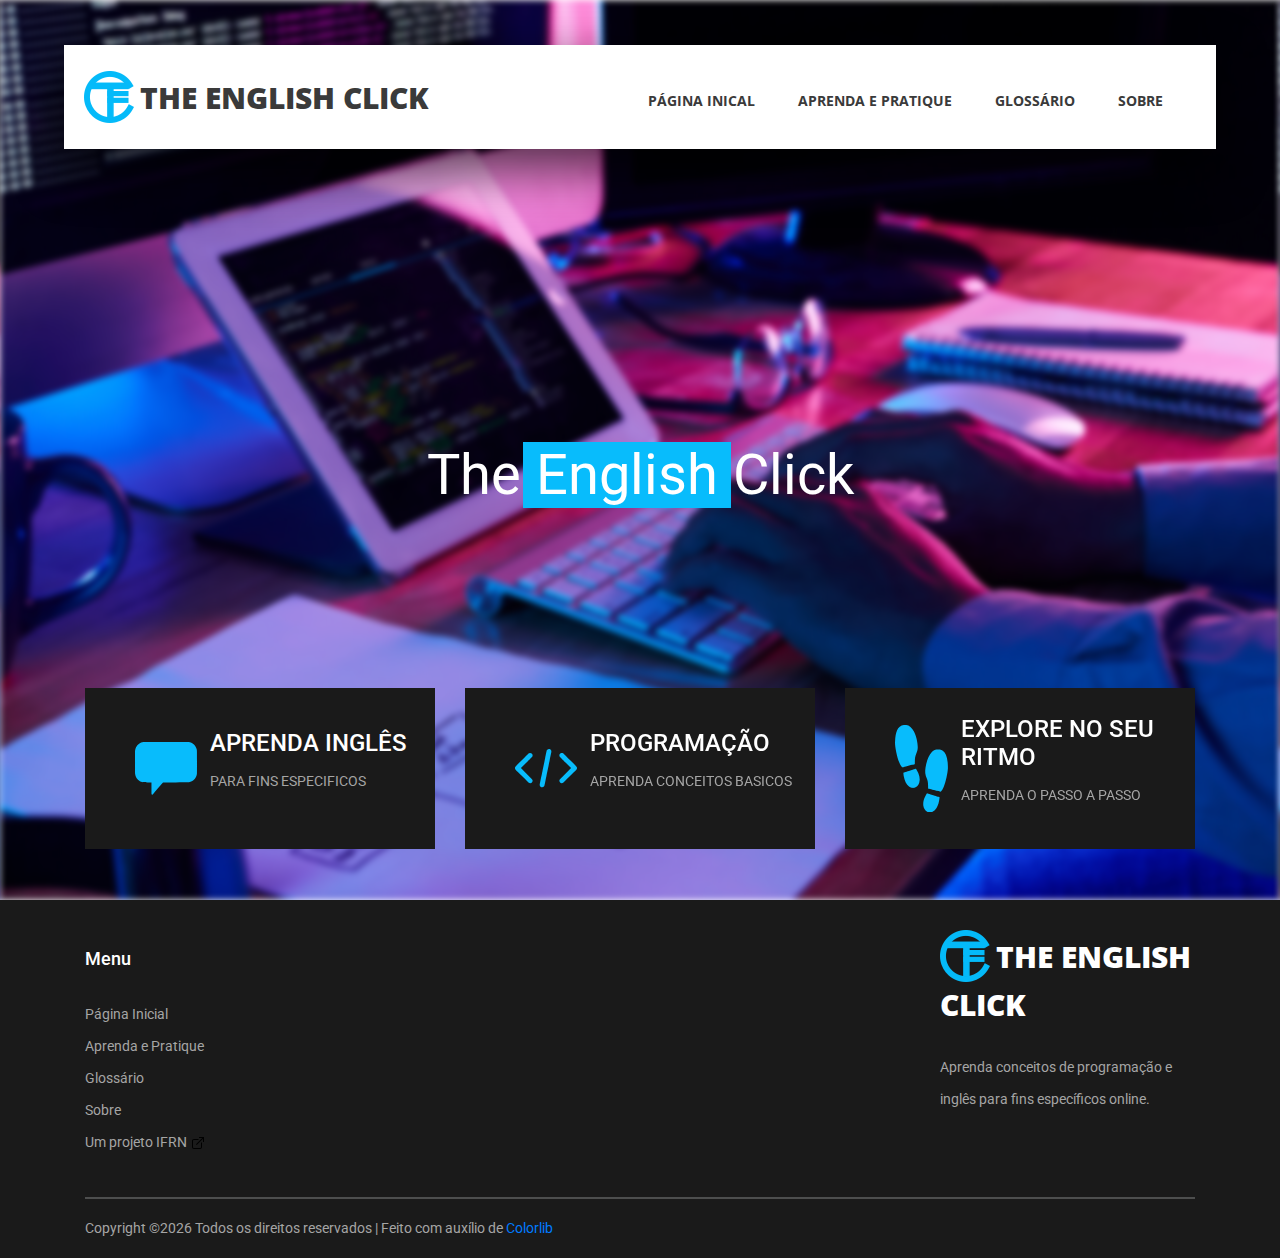
<file: index.html>
<!DOCTYPE html>
<html lang="en">
<head>
<title>The English Click</title>
<meta charset="utf-8">
<meta http-equiv="X-UA-Compatible" content="IE=edge">
<meta name="description" content="The English Click">
<meta name="viewport" content="width=device-width, initial-scale=1">
<link rel="icon" type="image/x-icon" href="/images/icon32.png">
<link rel="stylesheet" type="text/css" href="styles/bootstrap4/bootstrap.min.css">
<link href="plugins/fontawesome-free-5.0.1/css/fontawesome-all.css" rel="stylesheet" type="text/css">
<link rel="stylesheet" type="text/css" href="plugins/OwlCarousel2-2.2.1/owl.carousel.css">
<link rel="stylesheet" type="text/css" href="plugins/OwlCarousel2-2.2.1/owl.theme.default.css">
<link rel="stylesheet" type="text/css" href="plugins/OwlCarousel2-2.2.1/animate.css">
<link rel="stylesheet" type="text/css" href="styles/main_styles.css">
<link rel="stylesheet" type="text/css" href="styles/responsive.css">
</head>
<body>

<div class="super_container">

	<!-- Header -->

	<header class="header d-flex flex-row">
		<div class="header_content d-flex flex-row align-items-center">
			<!-- Logo -->
			<div class="logo_container ">
				<div class="logo">
					<img src="images/icon50.png" alt="">
					<span>The English Click</span>
				</div>
			</div>

			<!-- Main Navigation -->
			<nav class="main_nav_container">
				<div class="main_nav">
					<ul class="main_nav_list">
						<li class="main_nav_item"><a href="index.html">PÁGINA INICAL</a></li>
						<li class="main_nav_item"><a href="exercicios.html">APRENDA E PRATIQUE</a></li>
						<li class="main_nav_item"><a href="glossario.html">GLOSSÁRIO</a></li>
						<li class="main_nav_item"><a href="sobre.html">SOBRE</a></li>
					</ul>
				</div>
			</nav>
		</div>
		<a href="https://portal.ifrn.edu.br/pesquisa">
		<div class="header_side d-flex flex-row justify-content-center align-items-center">
			<img src="images/logoIF.svg" alt="">
			<span>UM PROJETO IFRN</span>
		</div>
		</a>
		<!-- Hamburger -->
		<div class="hamburger_container">
			<i class="fas fa-bars trans_200"></i>
		</div>

	</header>
	
	<!-- Menu -->
	<div class="menu_container menu_mm">

		<!-- Menu Close Button -->
		<div class="menu_close_container">
			<div class="menu_close"></div>
		</div>

		<!-- Menu Items -->
		<div class="menu_inner menu_mm">
			<div class="menu menu_mm">
				<ul class="menu_list menu_mm">
					<li class="menu_item menu_mm"><a href="index.html">PÁGINA INICAL</a></li>
					<li class="menu_item menu_mm"><a href="exercicios.html">APRENDA E PRATIQUE</a></li>
					<li class="menu_item menu_mm"><a href="glossario.html">GLOSSÁRIO</a></li>
					<li class="menu_item menu_mm"><a href="sobre.html">SOBRE</a></li>
				</ul>
				<div class="menu_copyright menu_mm">
					<a href="porta.ifrn.edu.br">The English Click é um projeto de pesquisa do IFRN <img src="images/link.svg"></a>
				</div>
			</div>
		</div>
	</div>
	
	<!-- Home -->

	<div class="home">

		<!-- Hero Slider -->
		<div class="hero_slider_container">
			<div class="hero_slider owl-carousel">
				
				<!-- Hero Slide -->
				<div class="hero_slide">
					<div class="hero_slide_background" style="background-image:url(images/index.jpg)"></div>
					<div class="hero_slide_container d-flex flex-column align-items-center justify-content-center">
						<div class="hero_slide_content text-center">
							<h1 data-animation-in="fadeInUp" data-animation-out="animate-out fadeOut">The <span>English</span>   Click</h1>
						</div>
					</div>
				</div>
				
				<!-- Hero Slide -->

			</div>
		</div>

	</div>

	<div class="hero_boxes">
		<div class="hero_boxes_inner">
			<div class="container">
				<div class="row">

					<div class="col-lg-4 hero_box_col">
						<div class="hero_box d-flex flex-row align-items-center justify-content-start">
							<img src="images/ingles.svg" class="svg" alt="">
							<div class="hero_box_content">
								<h2 class="hero_box_title">APRENDA INGLÊS</h2>
								<p>PARA FINS ESPECIFICOS</p>
							</div>
						</div>
					</div>

					<div class="col-lg-4 hero_box_col">
						<div class="hero_box d-flex flex-row align-items-center justify-content-start">
							<img src="images/progr.svg" class="svg" alt="">
							<div class="hero_box_content">
								<h2 class="hero_box_title">PROGRAMAÇÃO</h2>
								<p>APRENDA CONCEITOS BASICOS</p>
							</div>
						</div>
					</div>

					<div class="col-lg-4 hero_box_col">
						<div class="hero_box d-flex flex-row align-items-center justify-content-start">
							<img src="images/passos.svg" class="svg" alt="">
							<div class="hero_box_content">
								<h2 class="hero_box_title">EXPLORE NO SEU RITMO</h2>
								<p>APRENDA O PASSO A PASSO </p>
							</div>
						</div>
					</div>

				</div>
			</div>
		</div>
	</div>

	<!-- Popular -->


	<!-- Register -->

	

	<!-- Services -->

	

	<!-- Testimonials -->

	

	<!-- Events -->


	<!-- Footer -->

	<footer class="footer">
		<div class="container">
			


			<!-- Footer Content -->

			<div class="footer_content">
				<div class="row">
					<!-- Footer Column - Menu -->

					<div class="col-lg-9 footer_col">
						<div class="footer_column_title">Menu</div>
						<div class="footer_column_content">
							<ul>
								<li class="footer_list_item"><a href="index.html">Página Inicial</a></li>
								<li class="footer_list_item"><a href="exercicios.html">Aprenda e Pratique</a></li>
								<li class="footer_list_item"><a href="glossario.html">Glossário</a></li>
								<li class="footer_list_item"><a href="sobre.html">Sobre</a></li>
								<li class="footer_list_item"><a href="#"">Um projeto IFRN <img src="images/link.svg" id="ex_link" ></img></a></li>
							</ul>
						</div>
					</div>

					<!-- Footer Column - About -->
					<div class="col-lg-3 footer_col">

						<!-- Logo -->
						<div class="logo_container">
							<div class="logo">
								<img src="images/icon50.png" alt="">
								<span>The English Click</span>
							</div>
						</div>

						<p class="footer_about_text">Aprenda conceitos de programação e inglês para fins específicos online.</p>

					</div>



					<!-- Footer Column - Usefull Links -->

					<!-- Footer Column - Contact -->


				</div>
			</div>

			<!-- Footer Copyright -->

			<div class="footer_bar d-flex flex-column flex-sm-row align-items-center">
				<div class="footer_copyright">
					<span><!-- Link back to Colorlib can't be removed. Template is licensed under CC BY 3.0. -->
Copyright &copy;<script>document.write(new Date().getFullYear());</script> Todos os direitos reservados | Feito com auxílio de <a href="https://colorlib.com" target="_blank">Colorlib</a>
<!-- Link back to Colorlib can't be removed. Template is licensed under CC BY 3.0. --></span>
				</div>
			</div>

		</div>
	</footer>

</div>

<script src="js/jquery-3.2.1.min.js"></script>
<script src="styles/bootstrap4/popper.js"></script>
<script src="styles/bootstrap4/bootstrap.min.js"></script>
<script src="plugins/greensock/TweenMax.min.js"></script>
<script src="plugins/greensock/TimelineMax.min.js"></script>
<script src="plugins/scrollmagic/ScrollMagic.min.js"></script>
<script src="plugins/greensock/animation.gsap.min.js"></script>
<script src="plugins/greensock/ScrollToPlugin.min.js"></script>
<script src="plugins/OwlCarousel2-2.2.1/owl.carousel.js"></script>
<script src="plugins/scrollTo/jquery.scrollTo.min.js"></script>
<script src="plugins/easing/easing.js"></script>
<script src="js/custom.js"></script>

</body>
</html>
</file>
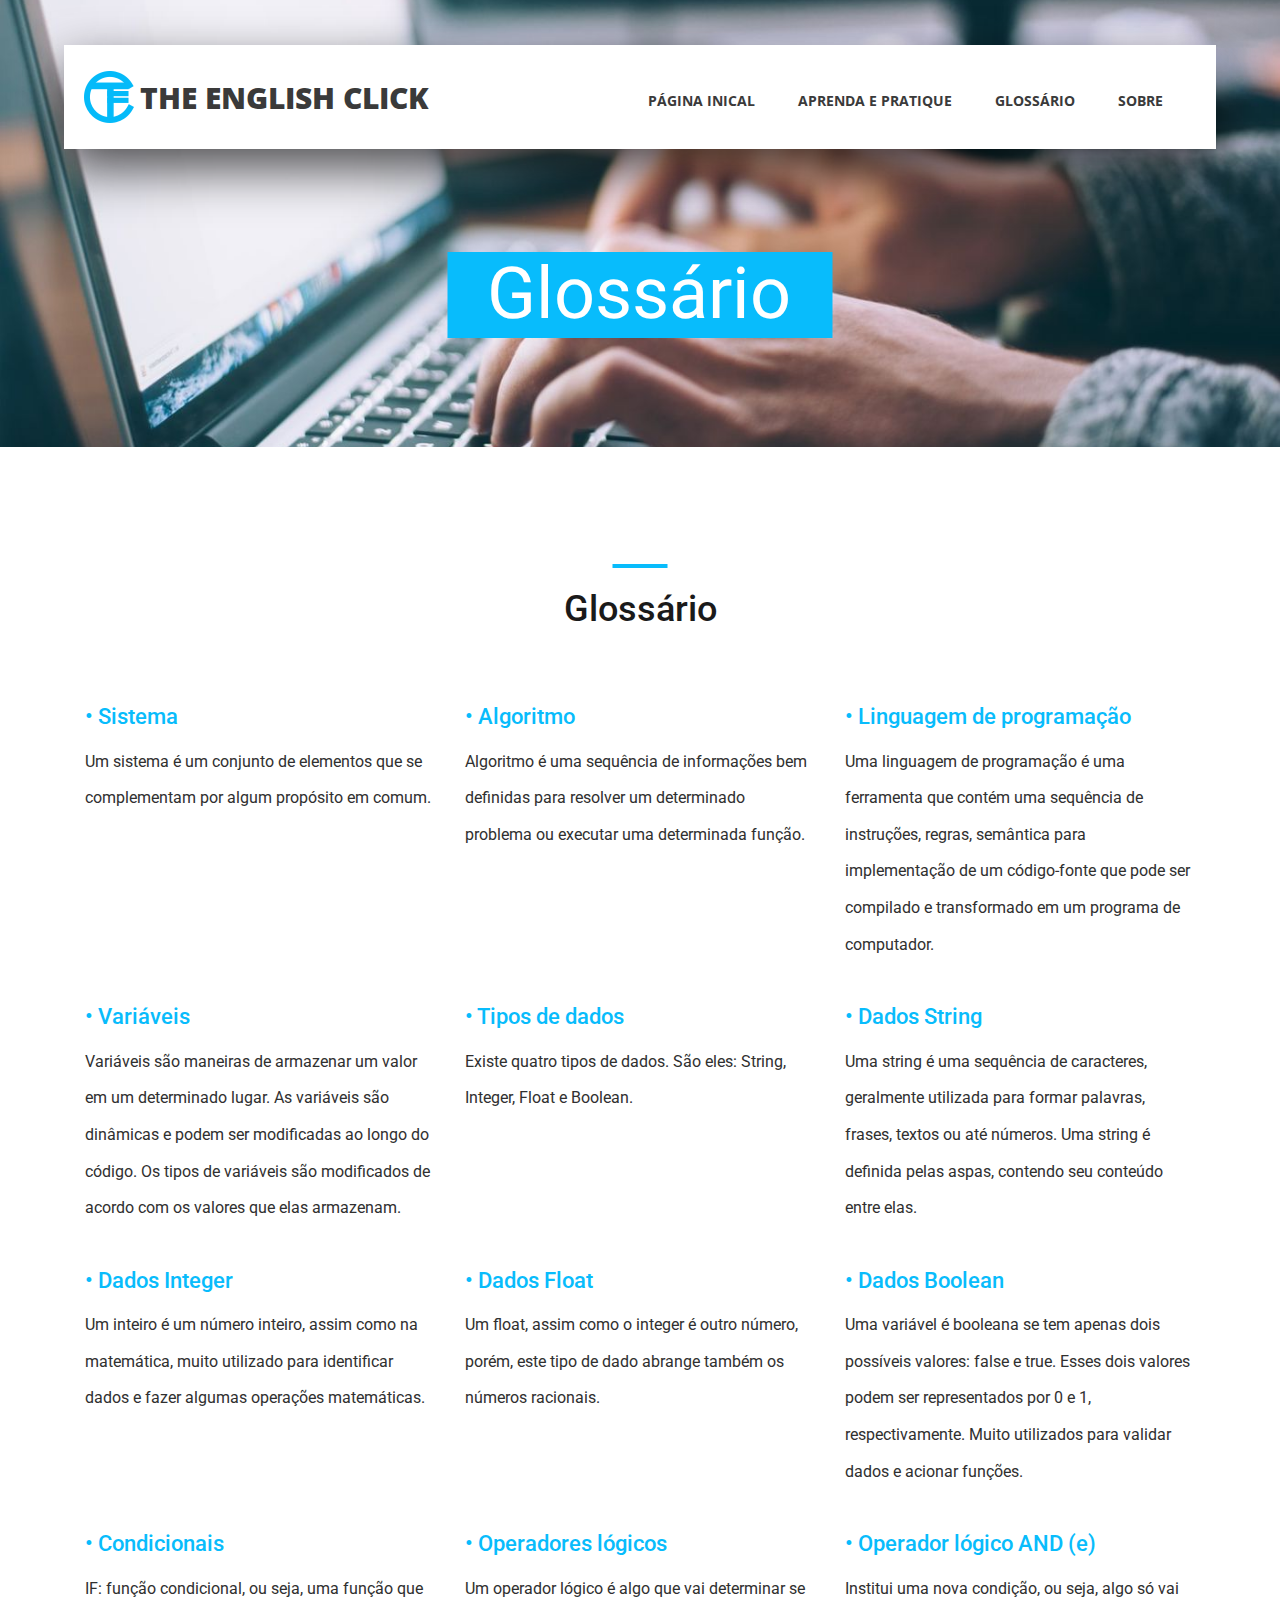
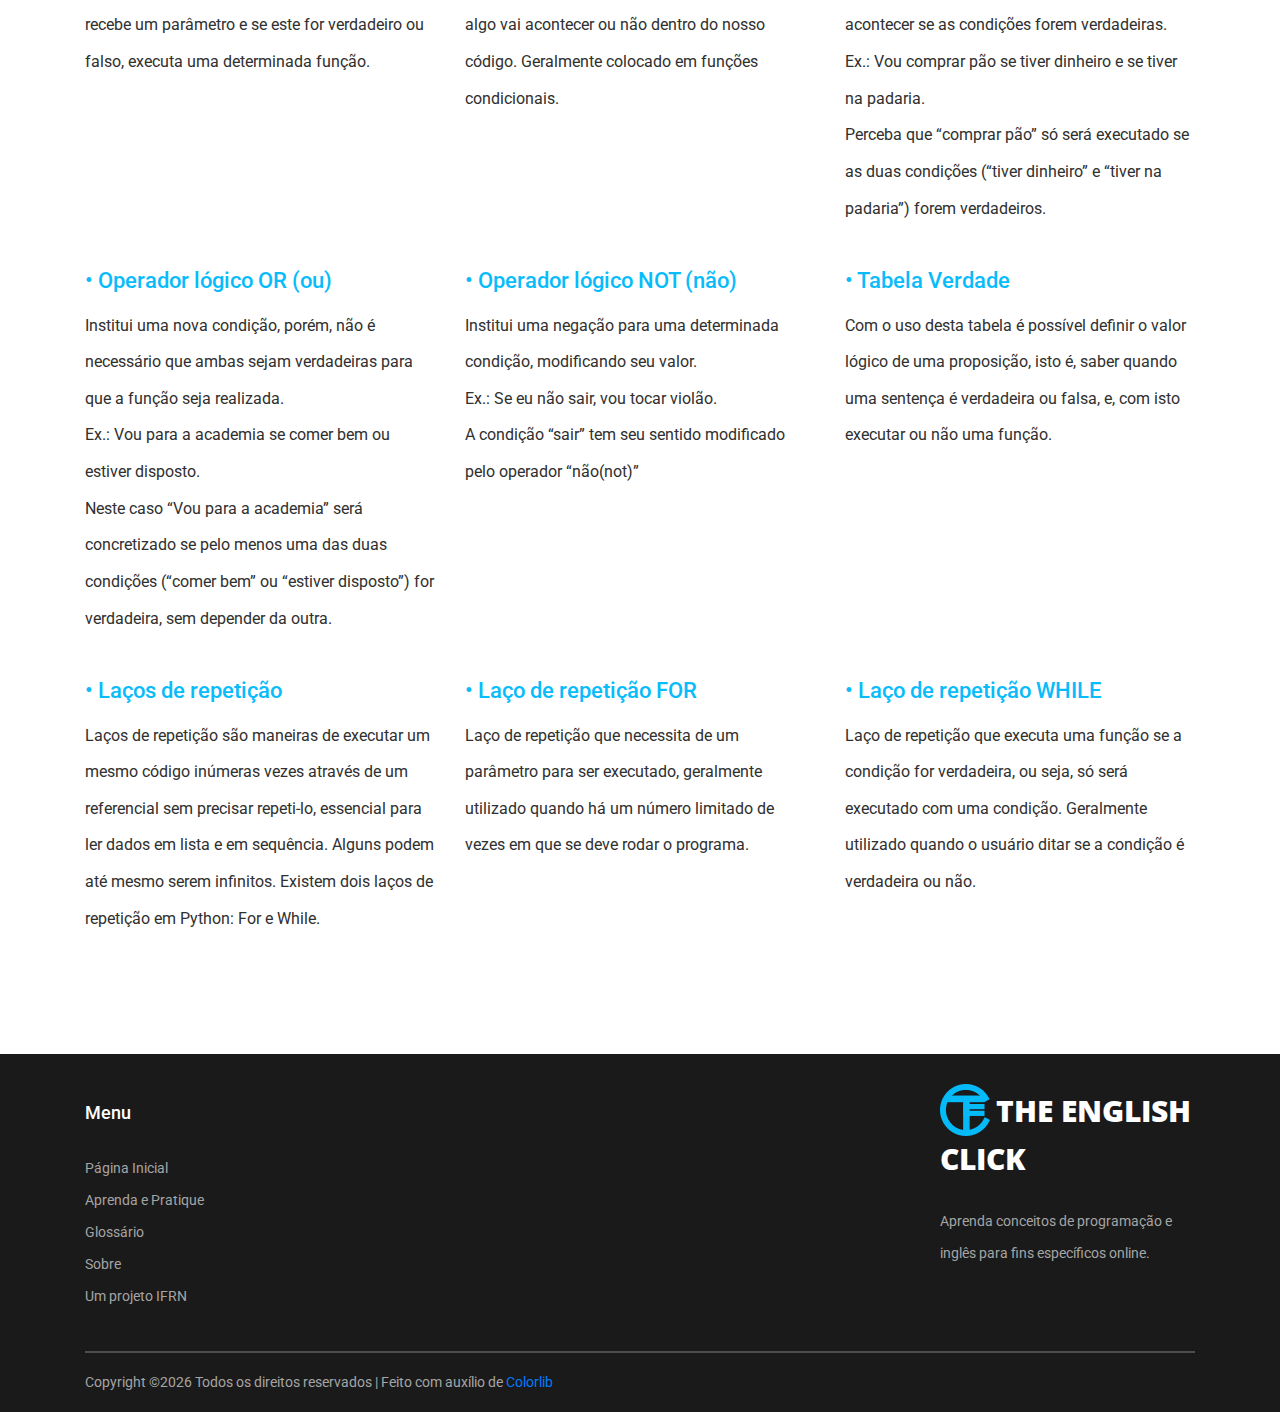
<file: glossario.html>
<!DOCTYPE html>
<html lang="en">
<head>
<title>Glossário</title>
<meta charset="utf-8">
<meta http-equiv="X-UA-Compatible" content="IE=edge">
<meta name="description" content="Course Project">
<meta name="viewport" content="width=device-width, initial-scale=1">
<link rel="icon" type="image/x-icon" href="/images/icon32.png">
<link rel="stylesheet" type="text/css" href="styles/bootstrap4/bootstrap.min.css">
<link href="plugins/fontawesome-free-5.0.1/css/fontawesome-all.css" rel="stylesheet" type="text/css">
<link rel="stylesheet" type="text/css" href="styles/exercicio_styles.css">
<link rel="stylesheet" type="text/css" href="styles/exercicio_responsive.css">
</head>
<body>

<div class="super_container">

	<!-- Header -->

	<header class="header d-flex flex-row">
		<div class="header_content d-flex flex-row align-items-center">
			<!-- Logo -->
			<div class="logo_container ">
				<div class="logo">
					<img src="images/icon50.png" alt="">
					<span>The English Click</span>
				</div>
			</div>

			<!-- Main Navigation -->
			<nav class="main_nav_container">
				<div class="main_nav">
					<ul class="main_nav_list">
						<li class="main_nav_item"><a href="index.html">PÁGINA INICAL</a></li>
						<li class="main_nav_item"><a href="exercicios.html">APRENDA E PRATIQUE</a></li>
						<li class="main_nav_item"><a href="glossario.html">GLOSSÁRIO</a></li>
						<li class="main_nav_item"><a href="sobre.html">SOBRE</a></li>
					</ul>
				</div>
			</nav>
		</div>
		<a href="https://portal.ifrn.edu.br/pesquisa">
		<div class="header_side d-flex flex-row justify-content-center align-items-center">
			<img src="images/logoIF.svg" alt="">
			<span>UM PROJETO IFRN</span>
		</div>
		</a>
		<!-- Hamburger -->
		<div class="hamburger_container">
			<i class="fas fa-bars trans_200"></i>
		</div>

	</header>
	
	<!-- Menu -->
	<div class="menu_container menu_mm">

		<!-- Menu Close Button -->
		<div class="menu_close_container">
			<div class="menu_close"></div>
		</div>

		<!-- Menu Items -->
		<div class="menu_inner menu_mm">
			<div class="menu menu_mm">
				<ul class="menu_list menu_mm">
					<li class="menu_item menu_mm"><a href="index.html">PÁGINA INICAL</a></li>
					<li class="menu_item menu_mm"><a href="exercicios.html">APRENDA E PRATIQUE</a></li>
					<li class="menu_item menu_mm"><a href="glossario.html">GLOSSÁRIO</a></li>
					<li class="menu_item menu_mm"><a href="sobre.html">SOBRE</a></li>
				</ul>
				<div class="menu_copyright menu_mm">
					<a href="porta.ifrn.edu.br">The English Click é um projeto de pesquisa do IFRN <img src="images/link.svg"></a>
				</div>
			</div>

		</div>
	</div>
	
	<!-- Home -->

	<div class="home">
		<div class="home_background_container prlx_parent">
			<div class="home_background prlx" style="background-image:url(images/mexComp.jpeg)"></div>
		</div>
		<div class="home_content">
			<h1>Glossário</h1>
		</div>
	</div>

	<div class="services page_section">

		<div class="container">
			<div class="row">
				<div class="col">
					<div class="section_title text-center">
						<h1>Glossário</h1>
					</div>
				</div>
			</div>

			<div class="row services_row">

				<div class="col-lg-4 service_item text-left d-flex flex-column align-items-start justify-content-start">
					<div class="icon_container d-flex flex-column justify-content-end">
					</div>
					<h3> &bull; Sistema</h3>
					<p>Um sistema é um conjunto de elementos que se complementam por algum propósito em comum.</p>
				</div>

				<div class="col-lg-4 service_item text-left d-flex flex-column align-items-start justify-content-start">
					<div class="icon_container d-flex flex-column justify-content-end">
					</div>
					<h3> &bull; Algoritmo</h3>
					<p>Algoritmo é uma sequência de informações bem definidas para resolver um determinado problema ou executar uma determinada função.</p>
				</div>

				<div class="col-lg-4 service_item text-left d-flex flex-column align-items-start justify-content-start">
					<div class="icon_container d-flex flex-column justify-content-end">

					</div>
					<h3> &bull; Linguagem de programação </h3>
					<p>Uma linguagem de programação é uma ferramenta que contém uma sequência de instruções, regras, semântica para implementação de um código-fonte que pode ser compilado e transformado em um programa de computador.</p>
				</div>

				<div class="col-lg-4 service_item text-left d-flex flex-column align-items-start justify-content-start">
					<div class="icon_container d-flex flex-column justify-content-end">
					</div>
					<h3> &bull; Variáveis</h3>
					<p>Variáveis são maneiras de armazenar um valor em um determinado lugar. As variáveis são dinâmicas e podem ser modificadas ao longo do código. Os tipos de variáveis são modificados de acordo com os valores que elas armazenam.</p>
				</div>

				<div class="col-lg-4 service_item text-left d-flex flex-column align-items-start justify-content-start">
					<div class="icon_container d-flex flex-column justify-content-end">
					</div>
					<h3>  &bull; Tipos de dados</h3>
					<p> Existe quatro tipos de dados. São eles: String, Integer, Float e Boolean.   </p>
				</div>

				<div class="col-lg-4 service_item text-left d-flex flex-column align-items-start justify-content-start">
					<div class="icon_container d-flex flex-column justify-content-end">
					</div>
					<h3> &bull; Dados String </h3>
					<p>Uma string é uma sequência de caracteres, geralmente utilizada para formar palavras, frases, textos ou até números. Uma string é definida pelas aspas, contendo seu conteúdo entre elas. </p>
				</div>

				<div class="col-lg-4 service_item text-left d-flex flex-column align-items-start justify-content-start">
					<div class="icon_container d-flex flex-column justify-content-end">
					</div>
					<h3> &bull; Dados Integer</h3>
					<p> Um inteiro é um número inteiro, assim como na matemática, muito utilizado para identificar dados e fazer algumas operações matemáticas. </p>
				</div>

				<div class="col-lg-4 service_item text-left d-flex flex-column align-items-start justify-content-start">
					<div class="icon_container d-flex flex-column justify-content-end">
					</div>
					<h3>  &bull; Dados Float </h3>
					<p> Um float, assim como o integer é outro número, porém, este tipo de dado abrange também os números racionais.   </p>
				</div>

				<div class="col-lg-4 service_item text-left d-flex flex-column align-items-start justify-content-start">
					<div class="icon_container d-flex flex-column justify-content-end">
					</div>
					<h3> &bull; Dados Boolean </h3>
					<p>Uma variável é booleana se tem apenas dois possíveis valores: false e true. Esses dois valores podem ser representados por 0 e 1, respectivamente. Muito utilizados para validar dados e acionar funções.
					</p>
				</div>

				<div class="col-lg-4 service_item text-left d-flex flex-column align-items-start justify-content-start">
					<div class="icon_container d-flex flex-column justify-content-end">
					</div>
					<h3> &bull; Condicionais </h3>
					<p> IF: função condicional, ou seja, uma função que recebe um parâmetro e se este for verdadeiro ou falso, executa uma determinada função.  </p>
				</div>

				<div class="col-lg-4 service_item text-left d-flex flex-column align-items-start justify-content-start">
					<div class="icon_container d-flex flex-column justify-content-end">
					</div>
					<h3>  &bull; Operadores lógicos </h3>
					<p>Um operador lógico é algo que vai determinar se algo vai acontecer ou não dentro do nosso código. Geralmente colocado em funções condicionais.
					</p>
				</div>

				<div class="col-lg-4 service_item text-left d-flex flex-column align-items-start justify-content-start">
					<div class="icon_container d-flex flex-column justify-content-end">
					</div>
					<h3> &bull; Operador lógico AND (e) </h3>
					<p>Institui uma nova condição, ou seja, algo só vai acontecer se as condições forem verdadeiras. </p>
					<p>  Ex.: Vou comprar pão se tiver dinheiro e se tiver na padaria. </p>
					<p>Perceba que “comprar pão” só será executado se as duas condições (“tiver dinheiro” e “tiver na padaria”) forem verdadeiros.</p>
						
				</div>

				<div class="col-lg-4 service_item text-left d-flex flex-column align-items-start justify-content-start">
					<div class="icon_container d-flex flex-column justify-content-end">
					</div>
					<h3> &bull; Operador lógico OR (ou) </h3>
					<p> Institui uma nova condição, porém, não é necessário que ambas sejam verdadeiras para que a função seja realizada.  </p>
					<p> Ex.: Vou para a academia se comer bem ou estiver disposto.</p>
					<p>Neste caso “Vou para a academia” será concretizado se pelo menos uma das duas condições (“comer bem” ou “estiver disposto”) for verdadeira, sem depender da outra.</p>
				</div>

				<div class="col-lg-4 service_item text-left d-flex flex-column align-items-start justify-content-start">
					<div class="icon_container d-flex flex-column justify-content-end">
					</div>
					<h3>  &bull; Operador lógico NOT (não) </h3>
					<p>Institui uma negação para uma determinada condição, modificando seu valor.</p>
					<p>Ex.: Se eu não sair, vou tocar violão.</p>
					<p> A condição “sair” tem seu sentido modificado pelo operador “não(not)”</p>
				</div>

				<div class="col-lg-4 service_item text-left d-flex flex-column align-items-start justify-content-start">
					<div class="icon_container d-flex flex-column justify-content-end">
					</div>
					<h3> &bull; Tabela Verdade </h3>
					<p>Com o uso desta tabela é possível definir o valor lógico de uma proposição, isto é, saber quando uma sentença é verdadeira ou falsa, e, com isto executar ou não uma função. </p>
				</div>

				<div class="col-lg-4 service_item text-left d-flex flex-column align-items-start justify-content-start">
					<div class="icon_container d-flex flex-column justify-content-end">
					</div>
					<h3> &bull; Laços de repetição</h3>
					<p>Laços de repetição são maneiras de executar um mesmo código inúmeras vezes através de um referencial sem precisar repeti-lo, essencial para ler dados em lista e em sequência. Alguns podem até mesmo serem infinitos. Existem dois laços de repetição em Python: For e While. </p>
				</div>

				<div class="col-lg-4 service_item text-left d-flex flex-column align-items-start justify-content-start">
					<div class="icon_container d-flex flex-column justify-content-end">
					</div>
					<h3> &bull; Laço de repetição FOR  </h3>
					<p>  Laço de repetição que necessita de um parâmetro para ser executado, geralmente utilizado quando há um número limitado de vezes em que se deve rodar o programa.   </p>
				</div>

				<div class="col-lg-4 service_item text-left d-flex flex-column align-items-start justify-content-start">
					<div class="icon_container d-flex flex-column justify-content-end">
					</div>
					<h3>  &bull; Laço de repetição WHILE </h3>
					<p> Laço de repetição que executa uma função se a condição for verdadeira, ou seja, só será executado com uma condição. Geralmente utilizado quando o usuário ditar se a condição é verdadeira ou não. </p>
				</div>

			</div>
		</div>
	</div>

<!-- Footer -->

<footer class="footer">
	<div class="container">
		


		<!-- Footer Content -->

		<div class="footer_content">
			<div class="row">
				<!-- Footer Column - Menu -->

				<div class="col-lg-9 footer_col">
					<div class="footer_column_title">Menu</div>
					<div class="footer_column_content">
						<ul>
							<li class="footer_list_item"><a href="index.html">Página Inicial</a></li>
							<li class="footer_list_item"><a href="exercicios.html">Aprenda e Pratique</a></li>
							<li class="footer_list_item"><a href="glossario.html">Glossário</a></li>
							<li class="footer_list_item"><a href="sobre.html">Sobre</a></li>
							<li class="footer_list_item"><a href="#"">Um projeto IFRN <i class="bi bi-link"></i></a></li>
						</ul>
					</div>
				</div>

				<!-- Footer Column - About -->
				<div class="col-lg-3 footer_col">

					<!-- Logo -->
					<div class="logo_container">
						<div class="logo">
							<img src="images/icon50.png" alt="">
							<span>The English Click</span>
						</div>
					</div>

					<p class="footer_about_text">Aprenda conceitos de programação e inglês para fins específicos online.</p>

				</div>



				<!-- Footer Column - Usefull Links -->

				<!-- Footer Column - Contact -->


			</div>
		</div>

		<!-- Footer Copyright -->

		<div class="footer_bar d-flex flex-column flex-sm-row align-items-center">
			<div class="footer_copyright">
				<span><!-- Link back to Colorlib can't be removed. Template is licensed under CC BY 3.0. -->
Copyright &copy;<script>document.write(new Date().getFullYear());</script> Todos os direitos reservados | Feito com auxílio de <a href="https://colorlib.com" target="_blank">Colorlib</a>
<!-- Link back to Colorlib can't be removed. Template is licensed under CC BY 3.0. --></span>
			</div>
		</div>

	</div>
</footer>

</div>

<script src="js/jquery-3.2.1.min.js"></script>
<script src="styles/bootstrap4/popper.js"></script>
<script src="styles/bootstrap4/bootstrap.min.js"></script>
<script src="plugins/greensock/TweenMax.min.js"></script>
<script src="plugins/greensock/TimelineMax.min.js"></script>
<script src="plugins/scrollmagic/ScrollMagic.min.js"></script>
<script src="plugins/greensock/animation.gsap.min.js"></script>
<script src="plugins/greensock/ScrollToPlugin.min.js"></script>
<script src="plugins/OwlCarousel2-2.2.1/owl.carousel.js"></script>
<script src="plugins/scrollTo/jquery.scrollTo.min.js"></script>
<script src="plugins/easing/easing.js"></script>
<script src="js/custom.js"></script>

</body>
</html>
</file>
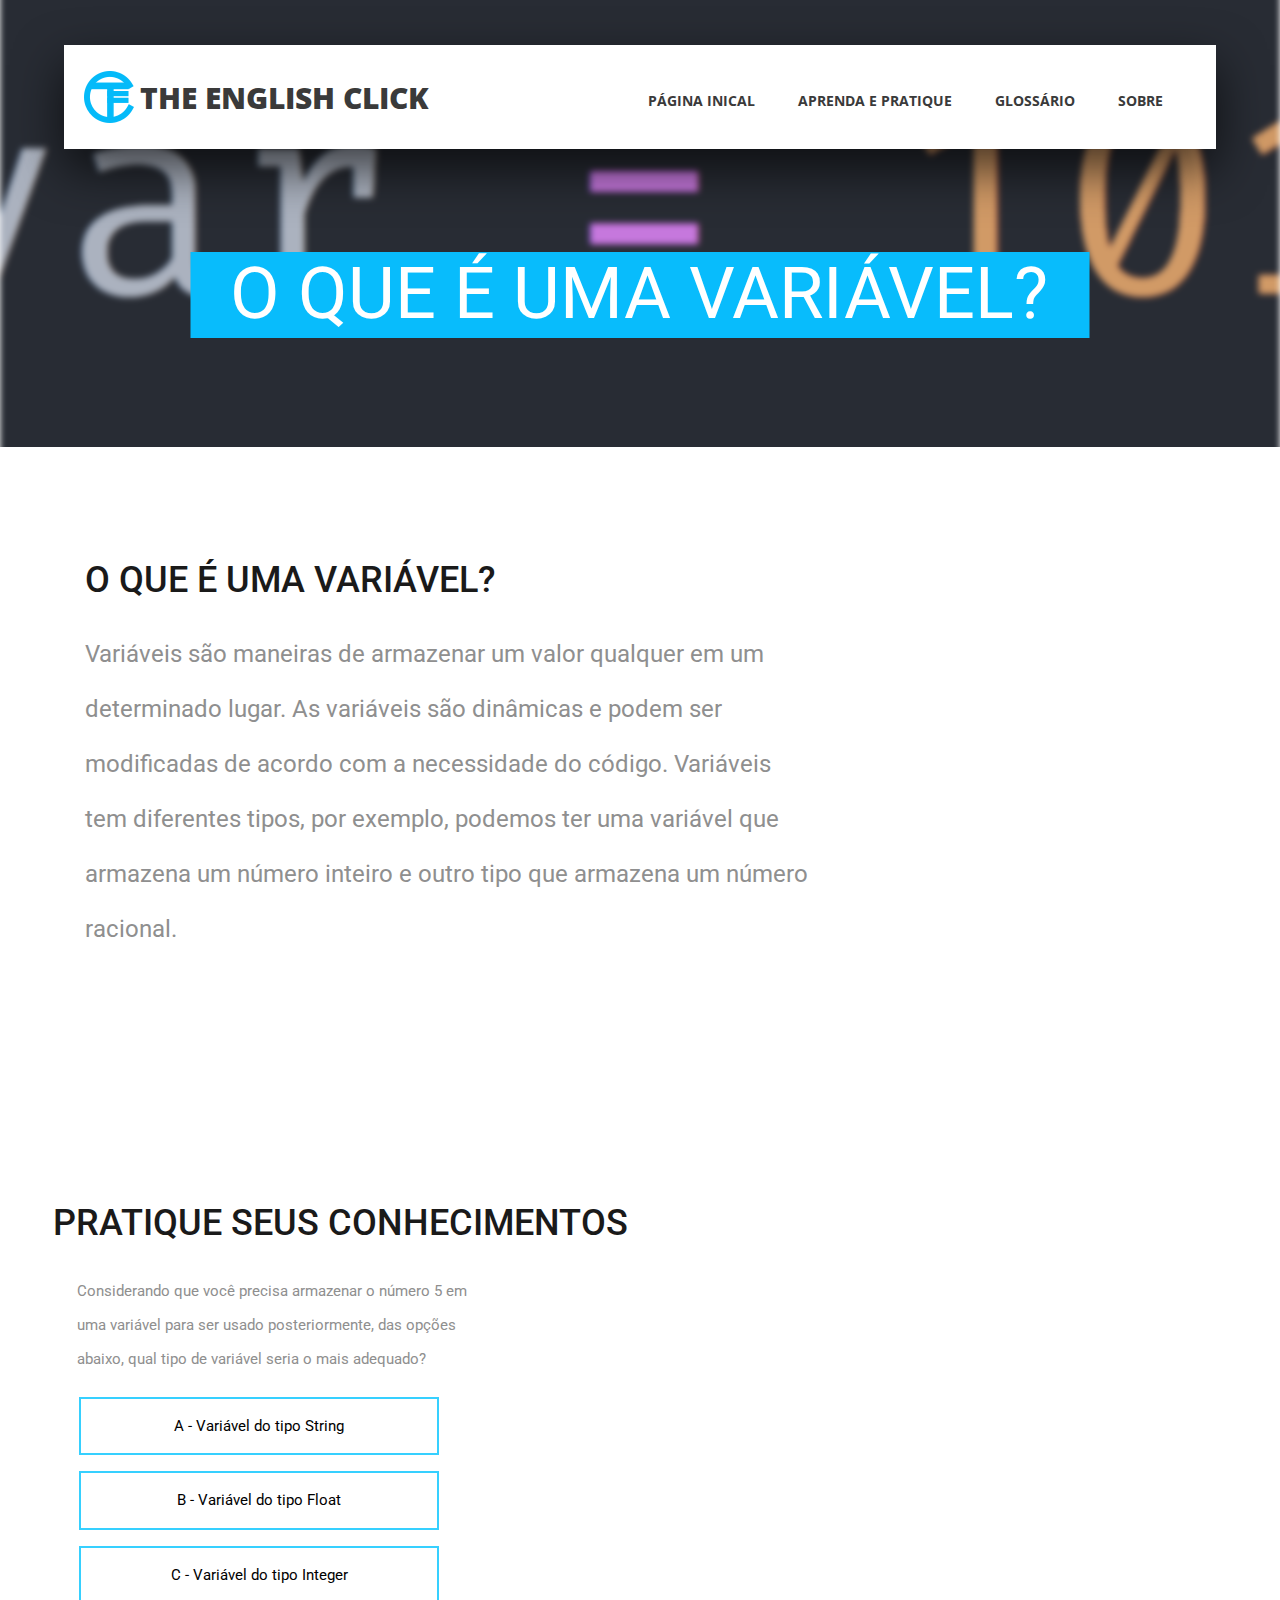
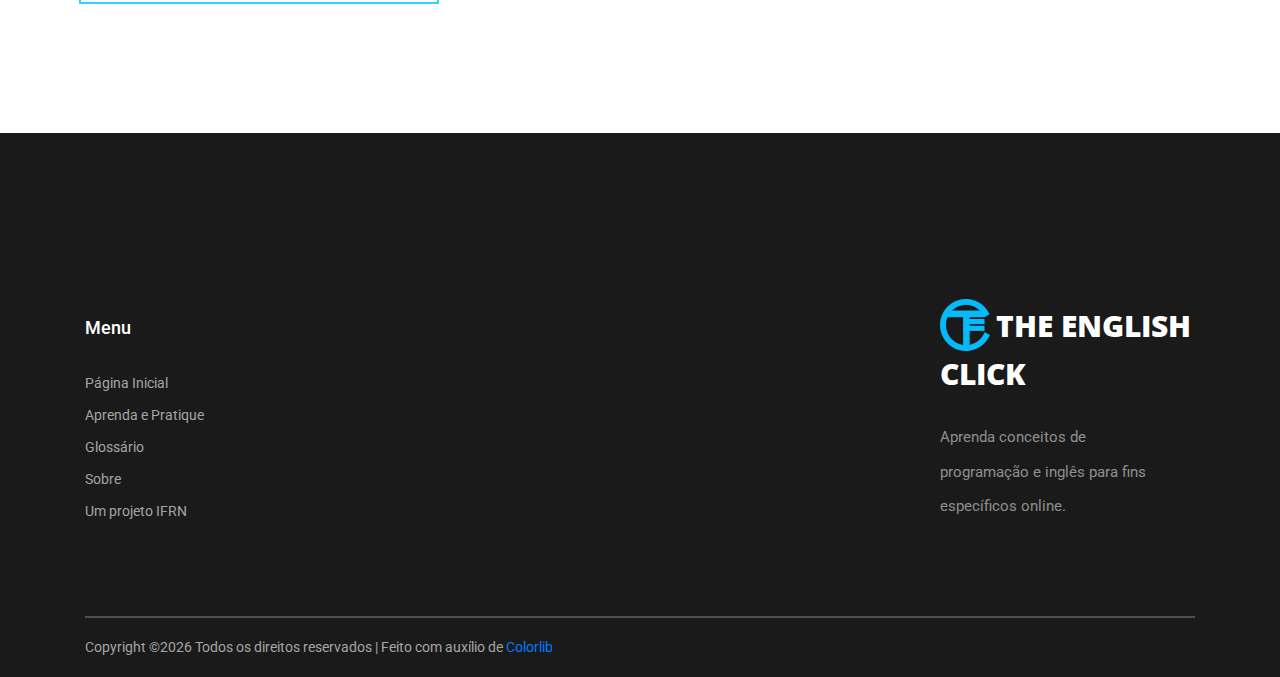
<file: variavel.html>
<!DOCTYPE html>
<html lang="en">
<head>
<title>O que é uma variável?</title>
<meta charset="utf-8">
<meta http-equiv="X-UA-Compatible" content="IE=edge">
<meta name="description" content="Course Project">
<meta name="viewport" content="width=device-width, initial-scale=1">
<link rel="icon" type="image/x-icon" href="/images/icon32.png">
<link rel="stylesheet" type="text/css" href="styles/bootstrap4/bootstrap.min.css">
<link href="plugins/fontawesome-free-5.0.1/css/fontawesome-all.css" rel="stylesheet" type="text/css">
<link rel="stylesheet" type="text/css" href="styles/variavel_styles.css">
<link rel="stylesheet" type="text/css" href="styles/sobre_responsive.css">
</head>
<body>


<div class="super_container">

	<!-- Header -->

	<header class="header d-flex flex-row">
		<div class="header_content d-flex flex-row align-items-center">
			<!-- Logo -->
			<div class="logo_container ">
				<div class="logo">
					<img src="images/icon50.png" alt="">
					<span>The English Click</span>
				</div>
			</div>

			<!-- Main Navigation -->
			<nav class="main_nav_container">
				<div class="main_nav">
					<ul class="main_nav_list">
						<li class="main_nav_item"><a href="index.html">PÁGINA INICAL</a></li>
						<li class="main_nav_item"><a href="exercicios.html">APRENDA E PRATIQUE</a></li>
						<li class="main_nav_item"><a href="glossario.html">GLOSSÁRIO</a></li>
						<li class="main_nav_item"><a href="sobre.html">SOBRE</a></li>
					</ul>
				</div>
			</nav>
		</div>
		<a href="https://portal.ifrn.edu.br/pesquisa">
		<div class="header_side d-flex flex-row justify-content-center align-items-center">
			<img src="images/logoIF.svg" alt="">
			<span>UM PROJETO IFRN</span>
		</div>
		</a>
		<!-- Hamburger -->
		<div class="hamburger_container">
			<i class="fas fa-bars trans_200"></i>
		</div>

	</header>
	
	<!-- Menu -->
	<div class="menu_container menu_mm">

		<!-- Menu Close Button -->
		<div class="menu_close_container">
			<div class="menu_close"></div>
		</div>

		<!-- Menu Items -->
		<div class="menu_inner menu_mm">
			<div class="menu menu_mm">
				<ul class="menu_list menu_mm">
					<li class="menu_item menu_mm"><a href="index.html">PÁGINA INICAL</a></li>
					<li class="menu_item menu_mm"><a href="exercicios.html">APRENDA E PRATIQUE</a></li>
					<li class="menu_item menu_mm"><a href="glossario.html">GLOSSÁRIO</a></li>
					<li class="menu_item menu_mm"><a href="sobre.html">SOBRE</a></li>
				</ul>
				<div class="menu_copyright menu_mm">
					<a href="porta.ifrn.edu.br">The English Click é um projeto de pesquisa do IFRN <img src="images/link.svg"></a>
				</div>
			</div>

		</div>
	</div>
	
	<!-- Home -->

	<div class="home">
		<div class="home_background_container prlx_parent">
			<div class="home_background prlx" style="background-image:url(images/introVarOpen.png); filter: blur(3px)"></div>
		</div>
		<div class="home_content">
			<h1>O QUE É UMA VARIÁVEL?</h1>
		</div>
	</div>

	<!-- Contact -->

	<div class="contact">
		<div class="container">
			<div class="row">
				<div class="col-lg-8">
					<div class="about">
						<div class="about_title">O QUE É UMA VARIÁVEL?</div>
						<p class="about_text">Variáveis são maneiras de armazenar um valor qualquer em um determinado lugar. As variáveis são dinâmicas e podem ser modificadas de acordo com a necessidade do  código. Variáveis tem diferentes tipos, por exemplo, podemos ter uma variável que armazena um número inteiro e outro tipo que armazena um número racional.</p>

					</div>
				</div>
			</div>
		</div>
	</div>

	<div class="contact">
		<div class="container-fluid">
			<div class="row justify-content-center">
				<div class="col-lg-6-12">
					<div class="about">
						<div class="about_title">PRATIQUE SEUS CONHECIMENTOS</div>
						<div class="row col-5">
							<h4 class="fw-bold text-center mt-3"></h4>
							<form class=" bg-white px-4" action="">
								<p class="fw-bold">Considerando que você precisa armazenar o número 5 em uma variável para ser usado posteriormente, das opções abaixo, qual tipo de variável seria o mais adequado?</p>
							<div class="form-check mb-2">
								<button class="button button1"> A - Variável do tipo String   </button>
							</div>
							<div class="form-check mb-2">
								<button class="button button1">B -  Variável do tipo Float </button>
							</div>
							<div class="form-check mb-2">
								<button class="button button1">C - Variável do tipo Integer </button>
							</div>
							</form>
						</div>
					</div>
				</div>
			</div>
		</div>
	</div>  

	<!-- Footer -->

	<footer class="footer">
		<div class="container">
			


			<!-- Footer Content -->

			<div class="footer_content">
				<div class="row">
					<!-- Footer Column - Menu -->

					<div class="col-lg-9 footer_col">
						<div class="footer_column_title">Menu</div>
						<div class="footer_column_content">
							<ul>
								<li class="footer_list_item"><a href="index.html">Página Inicial</a></li>
								<li class="footer_list_item"><a href="exercicios.html">Aprenda e Pratique</a></li>
								<li class="footer_list_item"><a href="glossario.html">Glossário</a></li>
								<li class="footer_list_item"><a href="sobre.html">Sobre</a></li>
								<li class="footer_list_item"><a href="#"">Um projeto IFRN <i class="bi bi-link"></i></a></li>
							</ul>
						</div>
					</div>

					<!-- Footer Column - About -->
					<div class="col-lg-3 footer_col">

						<!-- Logo -->
						<div class="logo_container">
							<div class="logo">
								<img src="images/icon50.png" alt="">
								<span>The English Click</span>
							</div>
						</div>

						<p class="footer_about_text">Aprenda conceitos de programação e inglês para fins específicos online.</p>

					</div>



					<!-- Footer Column - Usefull Links -->

					<!-- Footer Column - Contact -->


				</div>
			</div>

			<!-- Footer Copyright -->

			<div class="footer_bar d-flex flex-column flex-sm-row align-items-center">
				<div class="footer_copyright">
					<span><!-- Link back to Colorlib can't be removed. Template is licensed under CC BY 3.0. -->
Copyright &copy;<script>document.write(new Date().getFullYear());</script> Todos os direitos reservados | Feito com auxílio de <a href="https://colorlib.com" target="_blank">Colorlib</a>
<!-- Link back to Colorlib can't be removed. Template is licensed under CC BY 3.0. --></span>
				</div>
			</div>

		</div>
	</footer>

</div>

<script src="js/jquery-3.2.1.min.js"></script>
<script src="styles/bootstrap4/popper.js"></script>
<script src="styles/bootstrap4/bootstrap.min.js"></script>
<script src="plugins/greensock/TweenMax.min.js"></script>
<script src="plugins/greensock/TimelineMax.min.js"></script>
<script src="plugins/scrollmagic/ScrollMagic.min.js"></script>
<script src="plugins/greensock/animation.gsap.min.js"></script>
<script src="plugins/greensock/ScrollToPlugin.min.js"></script>
<script src="plugins/OwlCarousel2-2.2.1/owl.carousel.js"></script>
<script src="plugins/scrollTo/jquery.scrollTo.min.js"></script>
<script src="plugins/easing/easing.js"></script>
<script src="js/custom.js"></script>
<script src="https://ajax.googleapis.com/ajax/libs/jquery/2.1.1/jquery.min.js"></script>

</body>
</html>
</file>
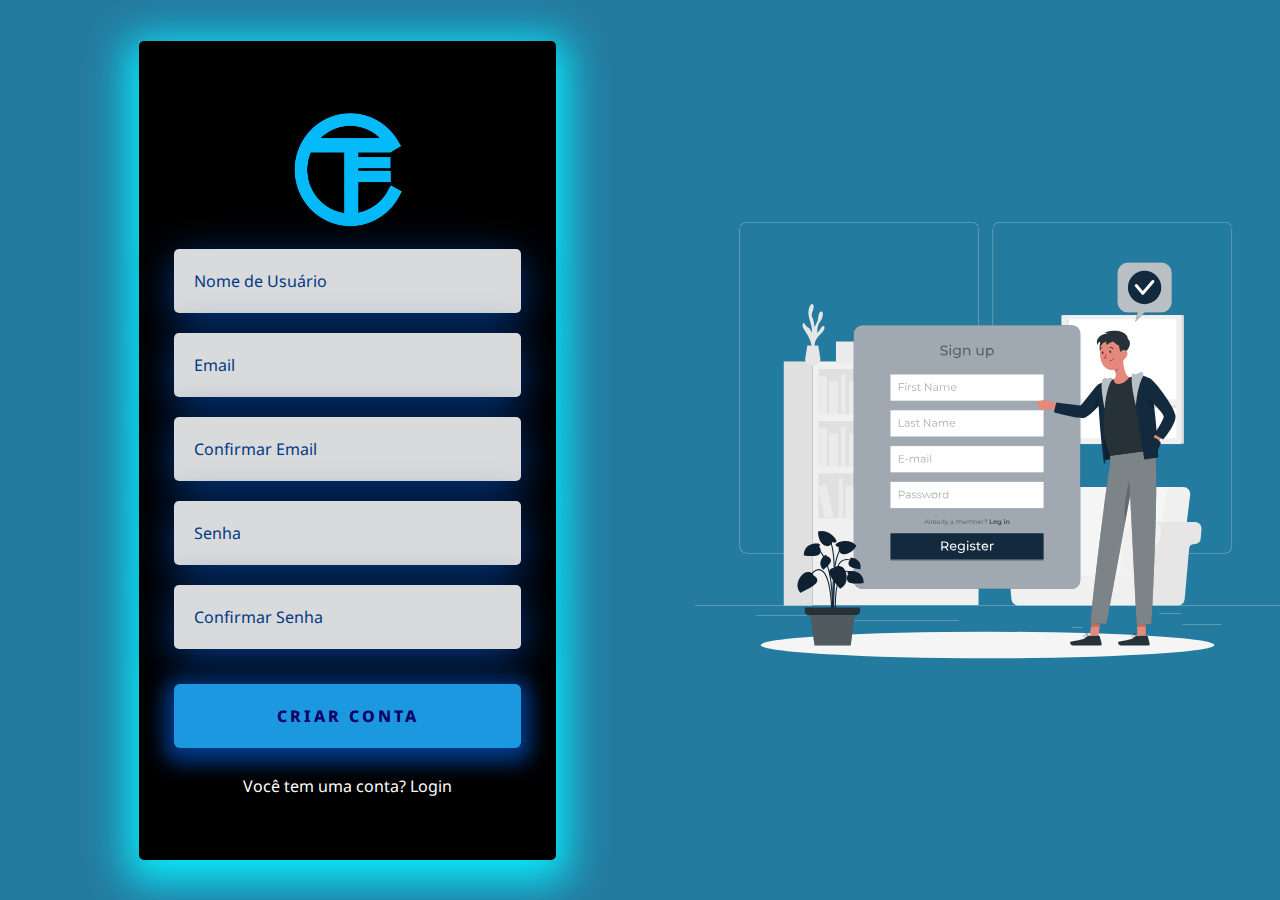
<file: login_cadastro/tec/cadastro.html>
<!DOCTYPE html>
<html lang="en">

<head>
    <meta charset="utf-8">
    <meta http-equiv="X-UA-Compatible" content="IE=edge">
    <meta name="viewport" content="width=device-width, initial-scale=1">

    <title>The English Click</title>

    <link rel="icon" href="../imagens/icon.png">
    <link href="css/bootstrap.min.css" rel="stylesheet">
    <link href="https://cdn.jsdelivr.net/npm/bootstrap@5.1.3/dist/css/bootstrap.min.css" rel="stylesheet">
    <link rel="stylesheet" href="css/style2.css">

</head>

<body>
    <div class="main-cadastro">
        <div class="left-cadastro">
            <div class="card-cadastro">
                <img class="logo-img" src="../imagens/icon.png">
                <div class="textfield">
                    <input type="text" autocomplete="off" name="nome" placeholder="Nome de Usuário">
                </div>
                <div class="textfield">
                    <input type="text" autocomplete="off" placeholder="Email">
                </div>
                <div class="textfield">
                    <input type="text" autocomplete="off" placeholder="Confirmar Email">
                </div>
                <div class="textfield">
                    <input type="password" name="senha" placeholder="Senha">
                </div>
                <div class="textfield">
                    <input type="password" name="senha" placeholder="Confirmar Senha">
                </div>
                <button class="btn-cadastro"> Criar Conta </button>
                <a href="login.html" class="cadastro"> Você tem uma conta? Login</a>
            </div>
        </div>
        <div class="right-cadastro">
            <img src="../imagens/cadastro.svg" class="cadastro-img" alt="Cadastro">
        </div>
    </div>
</body>

</html>
</file>
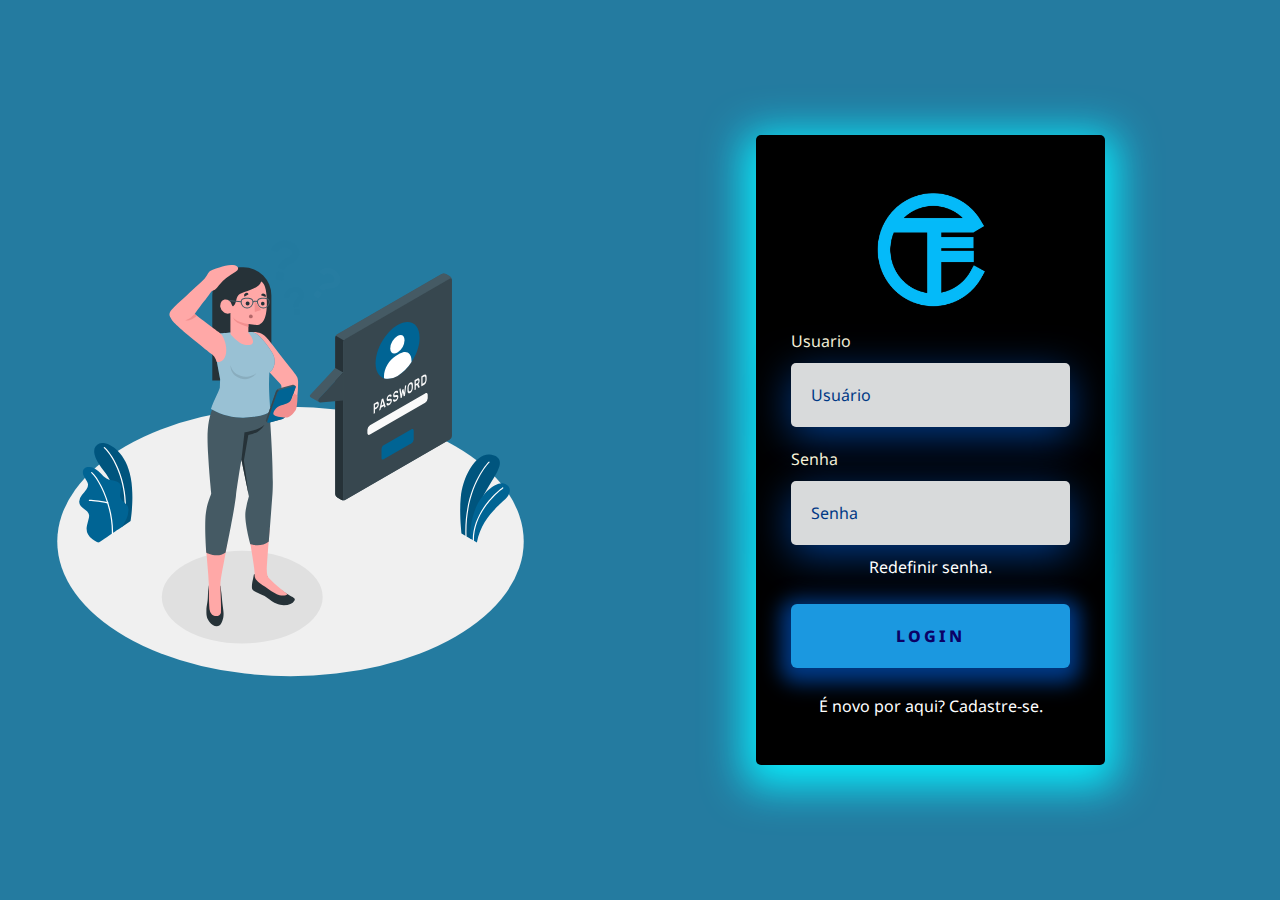
<file: login_cadastro/tec/login.html>
<!DOCTYPE html>
<html lang="en">

<head>
	<meta charset="utf-8">
	<meta http-equiv="X-UA-Compatible" content="IE=edge">
	<meta name="viewport" content="width=device-width, initial-scale=1">

	<title>The English Click</title>

	<link rel="icon" href="../imagens/icon.png">
	<link href="css/bootstrap.min.css" rel="stylesheet">
	<link href="https://cdn.jsdelivr.net/npm/bootstrap@5.1.3/dist/css/bootstrap.min.css" rel="stylesheet">
	<link rel="stylesheet" href="css/style2.css">

</head>

<body>
	<div class="main-login">
		<div class="left-login">
			<img src="../imagens/login2.svg" class="login-img" alt="login">
		</div>
		<div class="right-login">
			<div class="card-login">
				<img class="logo-img" src="../imagens/icon.png">
				<div class="textfield">
					<label for="usuario"> Usuario </label>
					<input type="text" name="usuario" placeholder="Usuário">
				</div>
				<div class="textfield">
					<label for="senha"> Senha </label>
					<input type="password" name="senha" placeholder="Senha">
				</div>
				<a href="" class="redefinicao"> Redefinir senha.</a>
				<button class="btn-login"> Login </button>
				<a href="cadastro.html" class="cadastro"> É novo por aqui? Cadastre-se.</a>
			</div>
		</div>
	</div>
</body>

</html>
</file>
<file: styles/main_styles.css>
@charset "utf-8";
/* CSS Document */

/******************************

COLOR PALETTE




[Table of Contents]

1. Fonts
2. Body and some general stuff
3. Header
	3.1 Logo
	3.2 Main Nav
	3.3 Header Side
	3.4 Hamburger
4. Menu
	4.1 Menu Social
	4.2 Menu copyright
5. Home
	5.1 Hero Slider
	5.2 Hero Slider Navigation
6. Hero Boxes
7. Page Section
8. Buttons
9. Popular
10. Register
11. Search
	11.1 Search Form
12. Services
13. Testimonials
14. Events
15. Footer
	15.1 Newsletter
	15.2 Footer Content
	15.3 Footer Copyright


******************************/

/***********
1. Fonts
***********/

@import url('https://fonts.googleapis.com/css?family=Open+Sans:400,600,700,800|Roboto:400,500,700');

/*********************************
2. Body and some general stuff
*********************************/

*
{
	margin: 0;
	padding: 0;
	-webkit-font-smoothing: antialiased;
	-webkit-text-shadow: rgba(0,0,0,.01) 0 0 1px;
	text-shadow: rgba(0,0,0,.01) 0 0 1px;
}
body
{
	font-family: 'Roboto', sans-serif;
	font-size: 14px;
	font-weight: 400;
	background: #FFFFFF;
	color: #a5a5a5;
}
div
{
	display: block;
	position: relative;
	-webkit-box-sizing: border-box;
    -moz-box-sizing: border-box;
    box-sizing: border-box;
}
ul
{
	list-style: none;
	margin-bottom: 0px;
}
p
{
	font-family: 'Roboto', sans-serif;
	font-size: 14px;
	line-height: 2.29;
	font-weight: 400;
	color: #a5a5a5;
	-webkit-font-smoothing: antialiased;
	-webkit-text-shadow: rgba(0,0,0,.01) 0 0 1px;
	text-shadow: rgba(0,0,0,.01) 0 0 1px;
}
p a
{
	display: inline;
	position: relative;
	color: inherit;
	border-bottom: solid 1px #ffa07f;
	-webkit-transition: all 200ms ease;
	-moz-transition: all 200ms ease;
	-ms-transition: all 200ms ease;
	-o-transition: all 200ms ease;
	transition: all 200ms ease;
}
a, a:hover, a:visited, a:active, a:link
{
	text-decoration: none;
	-webkit-font-smoothing: antialiased;
	-webkit-text-shadow: rgba(0,0,0,.01) 0 0 1px;
	text-shadow: rgba(0,0,0,.01) 0 0 1px;
}
p a:active
{
	position: relative;
	color: #FF6347;
}
p a:hover
{
	color: #FFFFFF;
	background: #ffa07f;
}
p a:hover::after
{
	opacity: 0.2;
}
::selection
{
	background: #FFD266;
	color: #C88E00;
}
p::selection
{
	background: #FFD266;
	color: #C88E00;
}
h1{font-size: 36px;}
h2{font-size: 22px;}
h3{font-size: 18px;}
h4{font-size: 14px;}
h5{font-size: 11px;}
h1, h2, h3, h4, h5, h6
{
	font-family: 'Roboto', sans-serif;
	-webkit-font-smoothing: antialiased;
	-webkit-text-shadow: rgba(0,0,0,.01) 0 0 1px;
	text-shadow: rgba(0,0,0,.01) 0 0 1px;
}
h1::selection, 
h2::selection, 
h3::selection, 
h4::selection, 
h5::selection, 
h6::selection
{
	
}
::-webkit-input-placeholder
{
	font-size: 14px !important;
	font-weight: 500 !important;
	color: #a5a5a5 !important;
}
:-moz-placeholder /* older Firefox*/
{
	font-size: 14px !important;
	font-weight: 500 !important;
	color: #a5a5a5 !important;
}
::-moz-placeholder /* Firefox 19+ */ 
{
	font-size: 14px !important;
	font-weight: 500 !important;
	color: #a5a5a5 !important;
} 
:-ms-input-placeholder
{ 
	font-size: 14px !important;
	font-weight: 500 !important;
	color: #a5a5a5 !important;
}
::input-placeholder
{
	font-size: 14px !important;
	font-weight: 500 !important;
	color: #a5a5a5 !important;
}
.form-control
{
	color: #db5246;
}
section
{
	display: block;
	position: relative;
	box-sizing: border-box;
}
.clear
{
	clear: both;
}
.clearfix::before, .clearfix::after
{
	content: "";
	display: table;
}
.clearfix::after
{
	clear: both;
}
.clearfix
{
	zoom: 1;
}
.float_left
{
	float: left;
}
.float_right
{
	float: right;
}
.trans_200
{
	-webkit-transition: all 200ms ease;
	-moz-transition: all 200ms ease;
	-ms-transition: all 200ms ease;
	-o-transition: all 200ms ease;
	transition: all 200ms ease;
}
.trans_300
{
	-webkit-transition: all 300ms ease;
	-moz-transition: all 300ms ease;
	-ms-transition: all 300ms ease;
	-o-transition: all 300ms ease;
	transition: all 300ms ease;
}
.trans_400
{
	-webkit-transition: all 400ms ease;
	-moz-transition: all 400ms ease;
	-ms-transition: all 400ms ease;
	-o-transition: all 400ms ease;
	transition: all 400ms ease;
}
.trans_500
{
	-webkit-transition: all 500ms ease;
	-moz-transition: all 500ms ease;
	-ms-transition: all 500ms ease;
	-o-transition: all 500ms ease;
	transition: all 500ms ease;
}
.fill_height
{
	height: 100%;
}
.super_container
{
	width: 100%;
	overflow: hidden;
}
.prlx_parent
{
	overflow: hidden;
}
.prlx
{
	height: 130% !important;
}
.nopadding
{
	padding: 0px !important;
}

/*********************************
3. Header
*********************************/

.header
{
	position: fixed;
	top: 45px;
	left: 50%;
	-webkit-transform: translateX(-50%);
	-moz-transform: translateX(-50%);
	-ms-transform: translateX(-50%);
	-o-transform: translateX(-50%);
	transform: translateX(-50%);
	width: 1318px;
	height: 104px;
	background: #FFFFFF;
	z-index: 10;
	-webkit-transition: all 200ms ease;
	-moz-transition: all 200ms ease;
	-ms-transition: all 200ms ease;
	-o-transition: all 200ms ease;
	transition: all 200ms ease;
}
.header.scrolled
{	
	top: 15px;
}
.header.scrolled .header_content::before
{
	box-shadow: 0px 20px 49px rgba(0,0,0,0.17);
}
.header_content
{
	width: calc(100% - 279px);
	height: 100%;
}
.header_content::before
{
	display: block;
	position: absolute;
	top: 0;
	left: 0;
	width: 100%;
	height: 100%;
	content: '';
	box-shadow: 0px 20px 49px rgba(0,0,0,0.67);
	z-index: -1;
}

/*********************************
3.1 Logo
*********************************/

.logo_container
{
	display: inline-block;
	padding-left: 20px;
}
.logo span
{
	font-family: 'Open Sans', sans-serif;
	font-size: 30px;
	font-weight: 900;
	color: #3a3a3a;
	vertical-align: middle;
	text-transform: uppercase;
	margin-left: 3px;
}

/*********************************
3.2 Main Nav
*********************************/

.main_nav_container
{
	display: inline-block;
	margin-left: auto;
	padding-right: 93px;
}
.main_nav
{
	margin-top: 7px;
}
.main_nav_item
{
	display: inline-block;
	margin-right: 40px;
}
.main_nav_item:last-child
{
	margin-right: 0px;
}
.main_nav_item a
{
	font-family: 'Open Sans', sans-serif;
	font-size: 14px;
	text-transform: uppercase;
	font-weight: 700;
	color: #3a3a3a;
	-webkit-transition: all 200ms ease;
	-moz-transition: all 200ms ease;
	-ms-transition: all 200ms ease;
	-o-transition: all 200ms ease;
	transition: all 200ms ease;
}
.main_nav_item a:hover
{
	color: #08bcfc;
}

/*********************************
3.3 Header Side
*********************************/

.header_side
{
	width: 279px;
	height: 100%;
	background: #08bcfc;
}
.header_side img
{
	width: 29px;
	height: 29px;
}
.header_side span
{
	display: block;
	position: relative;
	font-size: 18px;
	font-weight: 500;
	color: #FFFFFF;
	padding-left: 12px;
}

/*********************************
3.4 Hamburger
*********************************/

.hamburger_container
{
	position: absolute;
	top: 50%;
	-webkit-transform: translateY(-50%);
	-moz-transform: translateY(-50%);
	-ms-transform: translateY(-50%);
	-o-transform: translateY(-50%);
	transform: translateY(-50%);
	right: 20px;
	display: none;
	cursor: pointer;
}
.hamburger_container i
{
	font-size: 24px;
	padding: 10px;
	color: #3a3a3a;
}
.hamburger_container:hover i
{
	color: #08bcfc;
}

/*********************************
4. Menu
*********************************/

.menu_container
{
	position: fixed;
	top: 0;
	right: -50vw;
	width: 50vw;
	height: 100vh;
	background: #FFFFFF;
	z-index: 12;
	-webkit-transition: all 0.6s ease;
	-moz-transition: all 0.6s ease;
	-ms-transition: all 0.6s ease;
	-o-transition: all 0.6s ease;
	transition: all 0.6s ease;
	visibility: hidden;
	opacity: 0;
}
.menu_container.active
{
	visibility: visible;
	opacity: 1;
	right: 0;
}
.menu
{
	position: absolute;
	top:150px;
	left: 0;
	padding-left: 15%;
}
.menu_list
{
	-webkit-transform: translateY(3.5rem);
	-moz-transform: translateY(3.5rem);
	-ms-transform: translateY(3.5rem);
	-o-transform: translateY(3.5rem);
	transform: translateY(3.5rem);
	-webkit-transition: all 200ms ease;
	-moz-transition: all 200ms ease;
	-ms-transition: all 200ms ease;
	-o-transition: all 200ms ease;
	transition: all 1000ms 600ms ease;
	opacity: 0;
}
.menu_container.active .menu_list
{
	-webkit-transform: translateY(0px);
	-moz-transform: translateY(0px);
	-ms-transform: translateY(0px);
	-o-transform: translateY(0px);
	transform: translateY(0px);
	opacity: 1;
}
.menu_item
{
	margin-bottom: 9px;
}
.menu_item a
{
	font-family: 'Open Sans', sans-serif;
	font-size: 36px;
	font-weight: 700;
	color: #3a3a3a;
	-webkit-transition: all 200ms ease;
	-moz-transition: all 200ms ease;
	-ms-transition: all 200ms ease;
	-o-transition: all 200ms ease;
	transition: all 200ms ease;
}
.menu_item a:hover
{
	color: #08bcfc;
}
.menu_close_container
{
	position: absolute;
	top: 86px;
	right: 79px;
	width: 21px;
	height: 21px;
	cursor: pointer;
	-webkit-transform: rotate(45deg);
	-moz-transform: rotate(45deg);
	-ms-transform: rotate(45deg);
	-o-transform: rotate(45deg);
	transform: rotate(45deg);
}
.menu_close
{
	top: 9px;
	width: 21px;
	height: 3px;
	background: #3a3a3a;
	-webkit-transition: all 200ms ease;
	-moz-transition: all 200ms ease;
	-ms-transition: all 200ms ease;
	-o-transition: all 200ms ease;
	transition: all 200ms ease;
}
.menu_close::after
{
	display: block;
	position: absolute;
	top: -9px;
	left: 9px;
	content: '';
	width: 3px;
	height: 21px;
	background: #3a3a3a;
	-webkit-transition: all 200ms ease;
	-moz-transition: all 200ms ease;
	-ms-transition: all 200ms ease;
	-o-transition: all 200ms ease;
	transition: all 200ms ease;
}
.menu_close_container:hover .menu_close,
.menu_close_container:hover .menu_close::after
{
	background: #08bcfc;
}

/*********************************
4.1 Menu Social
*********************************/

.menu_social_container
{
	margin-top: 100px;
	-webkit-transform: translateY(3.5rem);
	-moz-transform: translateY(3.5rem);
	-ms-transform: translateY(3.5rem);
	-o-transform: translateY(3.5rem);
	transform: translateY(3.5rem);
	-webkit-transition: all 1000ms 1000ms ease;
	-moz-transition: all 1000ms 1000ms ease;
	-ms-transition: all 1000ms 1000ms ease;
	-o-transition: all 1000ms 1000ms ease;
	transition: all 1000ms 1000ms ease;
	opacity: 0;
	padding-left: 4px;
}
.menu_social_item
{
	display: inline-block;
	margin-right: 30px;
}
.menu_social_item a i
{
	color: #3a3a3a;
}
.menu_social_item a i:hover
{
	color: #08bcfc;
}
.menu_container.active .menu_social_container
{
	-webkit-transform: translateY(0px);
	-moz-transform: translateY(0px);
	-ms-transform: translateY(0px);
	-o-transform: translateY(0px);
	transform: translateY(0px);
	opacity: 1;
}

/*********************************
4.2 Menu copyright
*********************************/

.menu_copyright
{
	margin-top: 60px;
	-webkit-transform: translateY(3.5rem);
	-moz-transform: translateY(3.5rem);
	-ms-transform: translateY(3.5rem);
	-o-transform: translateY(3.5rem);
	transform: translateY(3.5rem);
	-webkit-transition: all 1000ms 1200ms ease;
	-moz-transition: all 1000ms 1200ms ease;
	-ms-transition: all 1000ms 1200ms ease;
	-o-transition: all 1000ms 1200ms ease;
	transition: all 1000ms 1200ms ease;
	opacity: 0;
	padding-left: 3px;
}
.menu_container.active .menu_copyright
{
	-webkit-transform: translateY(0px);
	-moz-transform: translateY(0px);
	-ms-transform: translateY(0px);
	-o-transform: translateY(0px);
	transform: translateY(0px);
	opacity: 1;
}

/*********************************
5. Home
*********************************/

.home
{
	width: 100%;
	height: 100vh;
}

/*********************************
5.1 Hero Slider
*********************************/

.hero_slider_container
{
	width: 100%;
	height: 100%;
}
.hero_slide
{
	width: 100%;
	height: 100%;
}
.hero_slide_background
{
	position: absolute;
	top: 0;
	left: 0;
	width: 100%;
	height: 100%;
	background-repeat: no-repeat;
	background-size: cover;
	background-position: center center;
	filter: blur(3px);
	-webkit-filter: blur(3px);
}
.hero_slide_container
{
	width: 100%;
	height: 100vh;
}
.hero_slide_content
{
	max-width: 80%;
	-webkit-transform: translateY(30px);
	-moz-transform: translateY(30px);
	-ms-transform: translateY(30px);
	-o-transform: translateY(30px);
	transform: translateY(30px);
}
.hero_slide_content h1
{
	font-size: 72px;
	font-weight: 400;
	color: #FFFFFF;
}
.hero_slide_content h1 span
{
	background: #08bcfc;
	padding-left: 13px;
	padding-right: 13px;
	margin-left: -12px;
	margin-right: -12px;
}
.animated
{
	-webkit-animation-duration : 1s !important;
	animation-duration : 1s !important;
	-webkit-animation-delay : 500ms;
	animation-delay : 500ms;
}
.animate-out
{
	-webkit-animation-delay : 0ms;
	animation-delay : 0ms;
}

/*********************************
5.2 Hero Slider Navigation
*********************************/

.hero_slider_nav
{
	display: -webkit-box;
	display: -moz-box;
	display: -ms-flexbox;
	display: -webkit-flex;
	display: flex;
	flex-direction: column;
	justify-content: center;
	align-items: center;
	position: absolute;
	top: 50%;
	-webkit-transform: translateY(-50%);
	-moz-transform: translateY(-50%);
	-ms-transform: translateY(-50%);
	-o-transform: translateY(-50%);
	transform: translateY(calc(-50% + 30px));
	width: 58px;
	height: 58px;
	background: #FFFFFF;
	z-index: 9;
	cursor: pointer;
}
.hero_slider_nav:hover
{
	background: #08bcfc;
}
.hero_slider_nav:hover span
{
	color: #FFFFFF;
}
.hero_slider_nav span
{
	display: block;
	text-transform: uppercase;
	font-size: 12px;
	font-weight: 700;
	color: #121212;
	line-height: 1;
}
.hero_slider_left
{
	left: 4.32%;
}
.hero_slider_right
{
	right: 4.32%;
}

/*********************************
6. Hero Boxes
*********************************/

.hero_boxes
{
	width: 100%;
	height: 0px;
	z-index: 9;
	padding-top: 0px;
}
.hero_boxes_inner
{
	position: absolute;
	top: -212px;
	left: 0;
	width: 100%;
}
.hero_box
{
	width: 100%;
	height: 161px;
	background: #1a1a1a;
	padding-left: 50px;
	cursor: pointer;
}
.hero_box:hover
{
	background: #08bcfc;
}
.hero_box img
{
	width: 62px;
	height: auto;
	margin-top: -6px;
}
.svg path
{
	fill: #08bcfc;
}
.hero_box svg
{
	width: 62px;
	height: auto;
}
.hero_box:hover svg path
{
	fill: #FFFFFF;
}
.hero_box_content
{
	padding-left: 13px;
	padding-top: 11px;
	margin-top: -6px;
}
.hero_box_title
{
	font-size: 24px;
	font-weight: 500;
	color: #FFFFFF;
	margin-bottom: 7px;
}
.hero_box_link
{
	font-size: 12px;
	font-weight: 500;
	text-transform: uppercase;
	color: #FFFFFF;
	padding-left: 3px;
}
.hero_box_link:hover
{
	color: #1a1a1a;
}

/*********************************
7. Page Section
*********************************/

.page_section
{
	padding-top: 117px;
	padding-bottom: 117px;
}
.section_title
{

}
.section_title h1
{
	display: block;
	color: #1a1a1a;
	font-weight: 500;
	padding-top: 24px;
}
.section_title h1::before
{
	display: block;
	position: absolute;
	top: 0;
	left: 50%;
	-webkit-transform: translateX(-50%);
	-moz-transform: translateX(-50%);
	-ms-transform: translateX(-50%);
	-o-transform: translateX(-50%);
	transform: translateX(-50%);
	width: 55px;
	height: 4px;
	content: '';
	background: #08bcfc;
}

/*********************************
8. Buttons
*********************************/

.button
{
	cursor: pointer;
}
.button:hover
{
	box-shadow: 0px 10px 20px rgba(0,0,0,0.2);
}
.button a
{
	font-size: 14px;
	line-height: 48px;
	font-weight: 700;
	text-transform: uppercase;
}
.button_1
{
	width: 202px;
	height: 48px;
}

/*********************************
9. Popular
*********************************/

.popular
{

}
.course_boxes
{
	margin-top: 68px;
}
.card
{
	display: block;
	background: #f8f9fb;
	border: none;
}
.card-img-top
{
	border-top-left-radius: 0px;
    border-top-right-radius: 0px;
}
.card-body
{
	padding-top: 0px;
	padding-bottom: 0px;
	padding-left: 15px;
	padding-right: 15px;
}
.card-title
{
	margin-top: 55px;
}
.card-title a
{
	font-size: 22px;
	font-weight: 500;
	color: #1a1a1a;
	line-height: 1.2;
}
.card-title a:hover
{
	color: #a5a5a5;
}
.card-text
{
	font-size: 14px;
	font-weight: 500;
	color: #a5a5a5;
	margin-top: -12px;
}
.price_box
{
	width: 100%;
	height: 67px;
	background: #eaebec;
	margin-top: 41px;
	padding-left: 35px;
}
.course_author_image
{
	width: 46px;
	height: 46px;
	border-radius: 50%;
	overflow: hidden;
}
.course_author_name
{
	font-size: 14px;
	font-weight: 500;
	color: #1a1a1a;
	padding-left: 20px;
	margin-top: 7px;
}
.course_author_name span
{
	color: #a5a5a5;
}
.course_price
{
	width: 67px;
	height: 67px;
	background: #08bcfc;
	margin-left: auto;
}
.course_price span
{
	color: #FFFFFF;
	font-size: 18px;
	font-weight: 500;
	margin-top: 7px;
}

/*********************************
10. Register
*********************************/

.register
{
	width: 100%;
}
.register_section
{
	width: 100%;
	background: #08bcfc;
	padding-top: 156px;
	padding-bottom: 161px;
}
.register_content
{
	width: 522px;
}
.register_title
{
	color: #FFFFFF;
	margin-bottom: 16px;
	line-height: 1.63;
}
.register_title:last-child
{
	margin-bottom: 0px;
}
.register_title	span
{
	color: #1a1a1a;
}
.register_text
{
	color: #FFFFFF;
	font-weight: 500;
	margin-top: 32px;
	padding-left: 25px;
	padding-right: 25px;
	margin-bottom: 0px;
}
.register_button
{
	background: #1a1a1a;
	margin-top: 65px;
}
.register_button a
{
	color: #FFFFFF;
}

/*********************************
11. Search
*********************************/

.search_section
{
	width: 100%;
	height: 100%;
	background: #ececec;
}
.search_content
{
	width: 522px;
}
.search_background
{
	position: absolute;
	top: 0;
	left: 0;
	width: 100%;
	height: 100%;
	background-repeat: no-repeat;
	background-position: center center;
	background-size: cover;
	opacity: 0.23;
}
.search_title
{
	color: #1a1a1a;
}

/*********************************
11.1 Search Form
*********************************/

.search_form
{
	margin-top: 57px;
}
.input_field
{
	width: 100%;
	height: 42px;
	background: #FFFFFF;
	box-sizing: border-box;
	border: solid 2px #FFFFFF;
	padding-left: 25px;
	margin-bottom: 24px;
}
input:last-of-type
{
	margin-bottom: 0px;
}
.input_field:focus
{
	outline: none !important;
	border: solid 2px #08bcfc;
}
.search_submit_button
{
	width: 100%;
	height: 48px;
	background: #08bcfc;
	color: #FFFFFF;
	font-size: 14px;
	text-transform: uppercase;
	font-weight: 700;
	margin-top: 28px;
	border: none;
	cursor: pointer;
}
.search_submit_button:hover
{
	box-shadow: 0px 10px 20px rgba(0,0,0,0.2);
}
.search_submit_button:focus
{
	outline: solid 2px #FFFFFF;
}

/*********************************
12. Services
*********************************/

.services
{
	padding-bottom: 76px;
}
.services_row
{
	margin-top: 65px;
}
.service_item
{
	margin-bottom: 41px;
}
.service_item h3
{
	font-family: 'Roboto', sans-serif;
	font-size: 22px;
	font-weight: 500;
	color: #1a1a1a;
	margin-bottom: 13px;
}
.service_item p
{
	font-size: 14px;
	font-weight: 500;
	color: #a5a5a5;
	max-width: 100%;
	margin-bottom: 0px;
}
.icon_container
{
	height: 41px;
	width: auto;
	margin-bottom: 30px;
}
.icon_container img
{
	height: 100%;
}

/*********************************
13. Testimonials
*********************************/

.testimonials
{
	width: 100%;
	background: #1a1a1a;
}
.testimonials_background_container
{
	position: absolute;
	top: 0;
	left: 0;
	width: 100%;
	height: 100%;
}
.testimonials_background
{
	width: 100%;
	height: 100%;
	background-repeat: no-repeat;
	background-size: cover;
	background-position: center center;
	opacity: 0.27;
}
.testimonials .section_title h1
{
	color: #FFFFFF;
}
.testimonials_slider_container
{
	padding-left: 30px;
	padding-right: 30px;
	margin-top: 56px;
}
.testimonials_item
{
	width: 100%;
	padding-bottom: 75px;
}
.quote
{
	font-size: 36px;
	color: #08bcfc;
}
.testimonials_text
{
	color: #FFFFFF;
	margin-bottom: 0px;
}
.testimonial_user
{
	margin-top: 43px;
}
.testimonial_image
{
	width: 98px;
	height: 98px;
	border-radius: 50%;
	overflow: hidden;
}
.testimonial_image img
{
	width: 100%;
	height: auto;
}
.testimonial_name
{
	font-size: 16px;
	font-weight: 700;
	text-transform: uppercase;
	color: #08bcfc;
	margin-top: 21px;
}
.testimonial_title
{
	font-size: 14px;
	font-weight: 500;
	color: #FFFFFF;
	margin-top: 6px;
}
.testimonials_slider .owl-dots
{
	display: -webkit-box !important;
	display: -moz-box !important;
	display: -ms-flexbox !important;
	display: -webkit-flex !important;
	display: flex !important;
	flex-direction: row !important;
	justify-content: center;
	align-items: center;
}
.testimonials_slider .owl-dot span
{
	width: 8px !important;
	height: 8px !important;
	border: solid 2px #FFFFFF;
	background: transparent !important;
}
.testimonials_slider .owl-dot.active span
{
	width: 16px !important;
	height: 16px !important;
	border: none;
	background: #08bcfc !important;
}

/*********************************
14. Events
*********************************/

.event_items
{
	margin-top: 68px;
}
.event_item
{
	margin-bottom: 56px;
}
.event_item:last-child
{
	margin-bottom: 0px;
}
.event_date
{
	width: 131px;
	height: 131px;
	border: solid 2px #08bcfc;
	margin-bottom: 18px;
}
.event_day
{
	font-size: 48px;
	font-weight: 700;
	color: #08bcfc;
	margin-bottom: 1px;
	line-height: 1;
}
.event_month
{
	font-size: 16px;
	font-weight: 700;
	color: #08bcfc;
}
.event_name a
{
	font-size: 22px;
	font-weight: 500;
	color: #1a1a1a;
}
.event_name a:hover
{
	color: #08bcfc;
}
.event_location
{
	font-size: 14px;
	font-weight: 500;
	color: #1a1a1a;
	margin-top: 2px;
}
.event_content p
{
	font-weight: 500;
	color: #a5a5a5;
	margin-top: 21px;
	margin-bottom: 13px;
}
.event_image
{

}
.event_image img
{
	width: 100%;
}

/*********************************
15. Footer
*********************************/

.footer
{
	width: 100%;
	background: #1a1a1a;
}
.footer .section_title h1
{
	color: #FFFFFF;
}

/*********************************
15.1 Newsletter
*********************************/

.newsletter
{
	padding-bottom: 85px;
	border-bottom: solid 2px #4d4e4e;
}
.newsletter_form_container
{
	width: 60%;
	margin-top: 48px;
}
.newsletter_email
{
	width: calc(100% - 164px);
	height: 42px;
	border: none;
	padding-left: 27px;
	font-weight: 500;
	color: #1a1a1a;
}
.newsletter_email:focus
{
	outline: solid 2px #08bcfc;
}
.newsletter_submit_btn
{
	width: 164px;
	height: 42px;
	border: none;
	background: #08bcfc;
	color: #FFFFFF;
	font-size: 14px;
	font-weight: 500;
	cursor: pointer;
}
.newsletter_submit_btn:focus
{
	border: solid 2px #FFFFFF;
}

/*********************************
15.2 Footer Content
*********************************/

.footer_content 
{
	padding-top: 30px;
	padding-bottom: 33px;
	border-bottom: solid 2px #4d4e4e;
}
.footer_content .logo_container
{
	padding-left: 0px;
}
.footer_content .logo span
{
	color: #FFFFFF;
}
.footer_about_text
{
	margin-top: 24px;
	margin-bottom: 0px;
	padding-right: 20px;
}
.footer_column_title
{
	font-size: 18px;
	font-weight: 500;
	color: #FFFFFF;
	padding-top: 15px;
}
.footer_column_content
{
	margin-top: 32px;
}
.footer_list_item
{
	margin-bottom: 11px;
}
.footer_list_item a
{
	font-size: 14px;
	color: #a5a5a5;
	-webkit-transition: all 200ms ease;
	-moz-transition: all 200ms ease;
	-ms-transition: all 200ms ease;
	-o-transition: all 200ms ease;
	transition: all 200ms ease;
}
.footer_list_item a:hover
{
	color: #08bcfc;
}
.footer_contact_item
{
	font-size: 14px;
	font-weight: 400;
	color: #a5a5a5;
	margin-bottom: 22px;
}
.footer_contact_item:last-child
{
	margin-bottom: 0px;
}
.footer_contact_icon
{
	display: inline-block;
	width: 24px;
	height: 24px;
	vertical-align: middle;
	margin-right: 10px;
}
.footer_contact_icon img
{
	width: 100%;
}

/*********************************
15.3 Footer Copyright
*********************************/

.footer_bar
{
	padding-top: 19px;
	padding-bottom: 19px;
}
.footer_social .menu_social_item a i
{
	color: #FFFFFF;
}
.footer_social .menu_social_item a i:hover
{
	color: #08bcfc;
}
.footer_social .menu_social_item:last-child
{
	margin-right: 0px;
}
</file>
<file: styles/responsive.css>
@charset "utf-8";
/* CSS Document */

/******************************

[Table of Contents]

1. 1600px
2. 1440px
3. 1280px
4. 1199px
5. 1024px
6. 991px
7. 959px
8. 880px
9. 768px
10. 767px
11. 539px
12. 479px
13. 400px

******************************/

/************
1. 1600px
************/

@media only screen and (max-width: 1600px)
{
	
}

/************
2. 1440px
************/

@media only screen and (max-width: 1440px)
{
	
}

/************
3. 1380px
************/

@media only screen and (max-width: 1380px)
{
	.header
	{
		width: 1200px;
	}
	.header_content
	{
		width: calc(100% - 219px);
	}
	.main_nav_container
	{
		padding-right: 63px;
	}
	.header_side
	{
		width: 219px;
	}
	.header_side span
	{
		font-size: 14px;
	}
	.header_side img
	{
		width: 20px;
		height: 20px;
	}
}

/************
3. 1280px
************/

@media only screen and (max-width: 1280px)
{
	.header
	{
		width: 90%;
	}
	.header_content
	{
		width: 100%;
	}
	.header_side
	{
		display: none !important;
	}
	.main_nav_container
	{
		padding-right: 53px;
	}
	.hero_slide_content h1
	{
		font-size: 56px;
	}
	.card-title
	{
		font-size: 20px;
	}
	.register_content,
	.search_content
	{
		width: 442px;
	}
}

/************
4. 1199px
************/

@media only screen and (max-width: 1199px)
{
	.hero_box
	{
		padding-left: 20px;
	}
}

/************
4. 1100px
************/

@media only screen and (max-width: 1100px)
{
	
}

/************
5. 1024px
************/

@media only screen and (max-width: 1024px)
{
	.main_nav_item
	{
		margin-right: 33px;
	}
}

/************
6. 991px
************/

@media only screen and (max-width: 991px)
{
	.main_nav_container
	{
		display: none;
	}
	.logo_container
	{
		padding-left: 30px;
	}
	.hamburger_container
	{
		display: block;
	}
	.hero_slide_content h1
	{
		font-size: 48px;
	}
	.hero_boxes
	{
		width: 100%;
		height: auto;
		padding-top: 117px;
	}
	.hero_boxes_inner
	{
		position: relative;
		top: auto;
		left: auto;
	}
	.hero_box
	{
		padding-left: 50px;
	}
	.hero_box_col
	{
		margin-bottom: 30px;
	}
	.hero_box_col:last-child
	{
		margin-bottom: 0px;
	}
	.course_box
	{
		margin-bottom: 80px;
	}
	.course_box:last-child
	{
		margin-bottom: 0px;
	}
	.search_section
	{
		padding-top: 156px;
		padding-bottom: 161px;
	}
	.register_content,
	.search_content
	{
		width: 75%;
	}
	.testimonials_slider_container
	{
		padding-left: 0px;
		padding-right: 0px;
	}
	.event_date
	{
		margin-top: 30px;
	}
	.event_name
	{
		margin-top: 17px;
	}
	.event_content p
	{
		margin-bottom: 0px;
	}
	.newsletter_form_container
	{
		width: 90%;
	}
	.footer_col
	{
		margin-bottom: 30px;
	}
	.footer_col:last-child
	{
		margin-bottom: 0px;
	}
}

/************
7. 959px
************/

@media only screen and (max-width: 959px)
{
	
}

/************
8. 880px
************/

@media only screen and (max-width: 880px)
{
	
}

/************
9. 768px
************/

@media only screen and (max-width: 768px)
{
	
}

/************
10. 767px
************/

@media only screen and (max-width: 767px)
{
	.menu_container
	{
		right: -100vw;
		width: 100vw;
		height: 100vh;
	}
	.newsletter_email
	{
		width: 100%;
	}
	.newsletter_submit_btn
	{
		margin-top: 15px;
	}
}

/************
11. 575px
************/

@media only screen and (max-width: 575px)
{
	h1{font-size: 24px;}
	p{font-size:13px;}
	.header
	{
		height: 74px;
	}
	.logo_container
	{
		padding-left: 15px;
	}
	.logo img
	{
		width: 30px;
	}
	.logo span
	{
		font-size: 16px;
	}
	.hamburger_container
	{
		right: 5px;
	}
	.menu
	{
		top: 70px;
	}
	.menu_item
	{
		margin-bottom: 0px;
	}
	.menu_item a
	{
		font-size: 24px;
	}
	.menu_copyright
	{
		display: none;
	}
	.menu_social_container
	{
		margin-top: 50px;
	}
	.menu_close_container
	{
		right: 30px;
		top: 34px;
	}
	.hero_slider_nav
	{
		display: none;
	}
	.hero_slide_content
	{
		max-width: 100%;
		padding-left: 15px;
		padding-right: 15px;
	}
	.card-title
	{
		margin-top: 30px;
	}
	.card-title a
	{
		font-size: 20px;
	}
	.card-text
	{
		font-size: 13px;
	}
	.price_box
	{
		margin-top: 37px;
	}
	.register_section,
	.search_section
	{
		padding-top: 115px;
		padding-bottom: 120px;
	}
	.register_content,
	.search_content
	{
		width: 100%;
		padding-left: 15px;
		padding-right: 15px;
	}
	.register_text
	{
		margin-top: 25px;
	}
	.register_button
	{
		margin-top: 53px;
	}
	.testimonials_slider .owl-dots
	{
		display: none !important;
	}
	.testimonials_item
	{
		padding-bottom: 0px;
	}
	.event_date
	{
		width: 100px;
		height: 100px;
	}
	.event_day
	{
		font-size: 36px;
	}
	.event_month
	{
		font-size: 14px;
	}
	.event_name
	{
		margin-top: 5px;
	}
	.footer_bar
	{
		padding-top: 49px;
		padding-bottom: 52px;
	}
	.footer_social
	{
		margin-top: 20px;
	}
	.footer_copyright span
	{
		font-size: 13px;
	}
}

/************
11. 539px
************/

@media only screen and (max-width: 539px)
{
	
}

/************
12. 480px
************/

@media only screen and (max-width: 480px)
{
	
}

/************
13. 479px
************/

@media only screen and (max-width: 479px)
{
	.header
	{
		height: 60px;
		top: 15px;
	}
	.hero_slide_content h1
	{
		font-size: 28px;
	}
	.hero_slide_content h1 span
	{
		padding-left: 5px;
		padding-right: 5px;
		margin-left: 0px;
		margin-right: 0px;
	}
	.hero_boxes
	{
		padding-top: 80px;
	}
	.hero_box
	{
		padding-left: 15px;
		height: 120px;
	}
	.hero_box_content
	{
		padding-top: 6px;
	}
	.hero_box img
	{
		width: 45px;
	}
	.hero_box_title
	{
		font-size: 18px;
		margin-bottom: 3px;
	}
	.hero_box_link
	{
		font-size: 10px;
	}
}

/************
14. 400px
************/

@media only screen and (max-width: 400px)
{
	
}
</file>
<file: styles/exercicio_styles.css>
@charset "utf-8";

/* CSS Document */

/******************************

COLOR PALETTE




[Table of Contents]

1. Fonts
2. Body and some general stuff
3. Header
	3.1 Logo
	3.2 Main Nav
	3.3 Header Side
	3.4 Hamburger
4. Menu
	4.1 Menu Social
	4.2 Menu copyright
5. Home
7. Page Section
8. Buttons
9. Popular
10. Footer
	10.1 Newsletter
	10.2 Footer Content
	10.3 Footer Copyright


******************************/

/***********
1. Fonts
***********/

@import url('https://fonts.googleapis.com/css?family=Open+Sans:400,600,700,800|Roboto:400,500,700');

/*********************************
2. Body and some general stuff
*********************************/

*
{
	margin: 0;
	padding: 0;
	-webkit-font-smoothing: antialiased;
	-webkit-text-shadow: rgba(0,0,0,.01) 0 0 1px;
	text-shadow: rgba(0,0,0,.01) 0 0 1px;
}
body
{
	font-family: 'Roboto', sans-serif;
	font-size: 14px;
	font-weight: 400;
	background: #FFFFFF;
	color: #a5a5a5;
}
div
{
	display: block;
	position: relative;
	-webkit-box-sizing: border-box;
    -moz-box-sizing: border-box;
    box-sizing: border-box;
}
ul
{
	list-style: none;
	margin-bottom: 0px;
}
p
{
	font-family: 'Roboto', sans-serif;
	font-size: 14px;
	line-height: 2.29;
	font-weight: 400;
	color: #a5a5a5;
	-webkit-font-smoothing: antialiased;
	-webkit-text-shadow: rgba(0,0,0,.01) 0 0 1px;
	text-shadow: rgba(0,0,0,.01) 0 0 1px;
}
p a
{
	display: inline;
	position: relative;
	color: inherit;
	border-bottom: solid 1px #ffa07f;
	-webkit-transition: all 200ms ease;
	-moz-transition: all 200ms ease;
	-ms-transition: all 200ms ease;
	-o-transition: all 200ms ease;
	transition: all 200ms ease;
}
a, a:hover, a:visited, a:active, a:link
{
	text-decoration: none;
	-webkit-font-smoothing: antialiased;
	-webkit-text-shadow: rgba(0,0,0,.01) 0 0 1px;
	text-shadow: rgba(0,0,0,.01) 0 0 1px;
}
p a:active
{
	position: relative;
	color: #FF6347;
}
p a:hover
{
	color: #FFFFFF;
	background: #ffa07f;
}
p a:hover::after
{
	opacity: 0.2;
}
::selection
{
	background: #FFD266;
	color: #C88E00;
}
p::selection
{
	background: #FFD266;
	color: #C88E00;
}
h1{font-size: 36px;}
h2{font-size: 22px;}
h3{font-size: 18px;}
h4{font-size: 14px;}
h5{font-size: 11px;}
h1, h2, h3, h4, h5, h6
{
	font-family: 'Roboto', sans-serif;
	-webkit-font-smoothing: antialiased;
	-webkit-text-shadow: rgba(0,0,0,.01) 0 0 1px;
	text-shadow: rgba(0,0,0,.01) 0 0 1px;
}
h1::selection, 
h2::selection, 
h3::selection, 
h4::selection, 
h5::selection, 
h6::selection
{
	
}
::-webkit-input-placeholder
{
	font-size: 14px !important;
	font-weight: 500 !important;
	color: #a5a5a5 !important;
}
:-moz-placeholder /* older Firefox*/
{
	font-size: 14px !important;
	font-weight: 500 !important;
	color: #a5a5a5 !important;
}
::-moz-placeholder /* Firefox 19+ */ 
{
	font-size: 14px !important;
	font-weight: 500 !important;
	color: #a5a5a5 !important;
} 
:-ms-input-placeholder
{ 
	font-size: 14px !important;
	font-weight: 500 !important;
	color: #a5a5a5 !important;
}
::input-placeholder
{
	font-size: 14px !important;
	font-weight: 500 !important;
	color: #a5a5a5 !important;
}
.form-control
{
	color: #db5246;
}
section
{
	display: block;
	position: relative;
	box-sizing: border-box;
}
.clear
{
	clear: both;
}
.clearfix::before, .clearfix::after
{
	content: "";
	display: table;
}
.clearfix::after
{
	clear: both;
}
.clearfix
{
	zoom: 1;
}
.float_left
{
	float: left;
}
.float_right
{
	float: right;
}
.trans_200
{
	-webkit-transition: all 200ms ease;
	-moz-transition: all 200ms ease;
	-ms-transition: all 200ms ease;
	-o-transition: all 200ms ease;
	transition: all 200ms ease;
}
.trans_300
{
	-webkit-transition: all 300ms ease;
	-moz-transition: all 300ms ease;
	-ms-transition: all 300ms ease;
	-o-transition: all 300ms ease;
	transition: all 300ms ease;
}
.trans_400
{
	-webkit-transition: all 400ms ease;
	-moz-transition: all 400ms ease;
	-ms-transition: all 400ms ease;
	-o-transition: all 400ms ease;
	transition: all 400ms ease;
}
.trans_500
{
	-webkit-transition: all 500ms ease;
	-moz-transition: all 500ms ease;
	-ms-transition: all 500ms ease;
	-o-transition: all 500ms ease;
	transition: all 500ms ease;
}
.fill_height
{
	height: 100%;
}
.super_container
{
	width: 100%;
	overflow: hidden;
}
.prlx_parent
{
	overflow: hidden;
}
.prlx
{
	height: 130% !important;
}
.nopadding
{
	padding: 0px !important;
}

/*********************************
3. Header
*********************************/

.header
{
	position: fixed;
	top: 45px;
	left: 50%;
	-webkit-transform: translateX(-50%);
	-moz-transform: translateX(-50%);
	-ms-transform: translateX(-50%);
	-o-transform: translateX(-50%);
	transform: translateX(-50%);
	width: 1318px;
	height: 104px;
	background: #FFFFFF;
	z-index: 10;
	-webkit-transition: all 200ms ease;
	-moz-transition: all 200ms ease;
	-ms-transition: all 200ms ease;
	-o-transition: all 200ms ease;
	transition: all 200ms ease;
}
.header.scrolled
{	
	top: 15px;
}
.header.scrolled .header_content::before
{
	box-shadow: 0px 20px 49px rgba(0,0,0,0.17);
}
.header_content
{
	width: calc(100% - 279px);
	height: 100%;
}
.header_content::before
{
	display: block;
	position: absolute;
	top: 0;
	left: 0;
	width: 100%;
	height: 100%;
	content: '';
	box-shadow: 0px 20px 49px rgba(0,0,0,0.67);
	z-index: -1;
}

/*********************************
3.1 Logo
*********************************/

.logo_container
{
	display: inline-block;
	padding-left: 20px;
}
.logo span
{
	font-family: 'Open Sans', sans-serif;
	font-size: 30px;
	font-weight: 900;
	color: #3a3a3a;
	vertical-align: middle;
	text-transform: uppercase;
	margin-left: 3px;
}

/*********************************
3.2 Main Nav
*********************************/

.main_nav_container
{
	display: inline-block;
	margin-left: auto;
	padding-right: 93px;
}
.main_nav
{
	margin-top: 7px;
}
.main_nav_item
{
	display: inline-block;
	margin-right: 40px;
}
.main_nav_item:last-child
{
	margin-right: 0px;
}
.main_nav_item a
{
	font-family: 'Open Sans', sans-serif;
	font-size: 14px;
	text-transform: uppercase;
	font-weight: 700;
	color: #3a3a3a;
	-webkit-transition: all 200ms ease;
	-moz-transition: all 200ms ease;
	-ms-transition: all 200ms ease;
	-o-transition: all 200ms ease;
	transition: all 200ms ease;
}
.main_nav_item a:hover
{
	color: #08bcfc;
}

/*********************************
3.3 Header Side
*********************************/

.header_side
{
	width: 279px;
	height: 100%;
	background: #08bcfc;
}
.header_side img
{
	width: 29px;
	height: 29px;
}
.header_side span
{
	display: block;
	position: relative;
	font-size: 18px;
	font-weight: 500;
	color: #FFFFFF;
	padding-left: 12px;
}

/*********************************
3.4 Hamburger
*********************************/

.hamburger_container
{
	position: absolute;
	top: 50%;
	-webkit-transform: translateY(-50%);
	-moz-transform: translateY(-50%);
	-ms-transform: translateY(-50%);
	-o-transform: translateY(-50%);
	transform: translateY(-50%);
	right: 20px;
	display: none;
	cursor: pointer;
}
.hamburger_container i
{
	font-size: 24px;
	padding: 10px;
	color: #3a3a3a;
}
.hamburger_container:hover i
{
	color: #08bcfc;
}

/*********************************
4. Menu
*********************************/

.menu_container
{
	position: fixed;
	top: 0;
	right: -50vw;
	width: 50vw;
	height: 100vh;
	background: #FFFFFF;
	z-index: 12;
	-webkit-transition: all 0.6s ease;
	-moz-transition: all 0.6s ease;
	-ms-transition: all 0.6s ease;
	-o-transition: all 0.6s ease;
	transition: all 0.6s ease;
	visibility: hidden;
	opacity: 0;
}
.menu_container.active
{
	visibility: visible;
	opacity: 1;
	right: 0;
}
.menu
{
	position: absolute;
	top:150px;
	left: 0;
	padding-left: 15%;
}
.menu_list
{
	-webkit-transform: translateY(3.5rem);
	-moz-transform: translateY(3.5rem);
	-ms-transform: translateY(3.5rem);
	-o-transform: translateY(3.5rem);
	transform: translateY(3.5rem);
	-webkit-transition: all 200ms ease;
	-moz-transition: all 200ms ease;
	-ms-transition: all 200ms ease;
	-o-transition: all 200ms ease;
	transition: all 1000ms 600ms ease;
	opacity: 0;
}
.menu_container.active .menu_list
{
	-webkit-transform: translateY(0px);
	-moz-transform: translateY(0px);
	-ms-transform: translateY(0px);
	-o-transform: translateY(0px);
	transform: translateY(0px);
	opacity: 1;
}
.menu_item
{
	margin-bottom: 9px;
}
.menu_item a
{
	font-family: 'Open Sans', sans-serif;
	font-size: 36px;
	font-weight: 700;
	color: #3a3a3a;
	-webkit-transition: all 200ms ease;
	-moz-transition: all 200ms ease;
	-ms-transition: all 200ms ease;
	-o-transition: all 200ms ease;
	transition: all 200ms ease;
}
.menu_item a:hover
{
	color: #08bcfc;
}
.menu_close_container
{
	position: absolute;
	top: 86px;
	right: 79px;
	width: 21px;
	height: 21px;
	cursor: pointer;
	-webkit-transform: rotate(45deg);
	-moz-transform: rotate(45deg);
	-ms-transform: rotate(45deg);
	-o-transform: rotate(45deg);
	transform: rotate(45deg);
}
.menu_close
{
	top: 9px;
	width: 21px;
	height: 3px;
	background: #3a3a3a;
	-webkit-transition: all 200ms ease;
	-moz-transition: all 200ms ease;
	-ms-transition: all 200ms ease;
	-o-transition: all 200ms ease;
	transition: all 200ms ease;
}
.menu_close::after
{
	display: block;
	position: absolute;
	top: -9px;
	left: 9px;
	content: '';
	width: 3px;
	height: 21px;
	background: #3a3a3a;
	-webkit-transition: all 200ms ease;
	-moz-transition: all 200ms ease;
	-ms-transition: all 200ms ease;
	-o-transition: all 200ms ease;
	transition: all 200ms ease;
}
.menu_close_container:hover .menu_close,
.menu_close_container:hover .menu_close::after
{
	background: #08bcfc;
}

/*********************************
4.1 Menu Social
*********************************/

.menu_social_container
{
	margin-top: 100px;
	-webkit-transform: translateY(3.5rem);
	-moz-transform: translateY(3.5rem);
	-ms-transform: translateY(3.5rem);
	-o-transform: translateY(3.5rem);
	transform: translateY(3.5rem);
	-webkit-transition: all 1000ms 1000ms ease;
	-moz-transition: all 1000ms 1000ms ease;
	-ms-transition: all 1000ms 1000ms ease;
	-o-transition: all 1000ms 1000ms ease;
	transition: all 1000ms 1000ms ease;
	opacity: 0;
	padding-left: 4px;
}
.menu_social_item
{
	display: inline-block;
	margin-right: 30px;
}
.menu_social_item a i
{
	color: #3a3a3a;
}
.menu_social_item a i:hover
{
	color: #08bcfc;
}
.menu_container.active .menu_social_container
{
	-webkit-transform: translateY(0px);
	-moz-transform: translateY(0px);
	-ms-transform: translateY(0px);
	-o-transform: translateY(0px);
	transform: translateY(0px);
	opacity: 1;
}

/*********************************
4.2 Menu copyright
*********************************/

.menu_copyright
{
	margin-top: 60px;
	-webkit-transform: translateY(3.5rem);
	-moz-transform: translateY(3.5rem);
	-ms-transform: translateY(3.5rem);
	-o-transform: translateY(3.5rem);
	transform: translateY(3.5rem);
	-webkit-transition: all 1000ms 1200ms ease;
	-moz-transition: all 1000ms 1200ms ease;
	-ms-transition: all 1000ms 1200ms ease;
	-o-transition: all 1000ms 1200ms ease;
	transition: all 1000ms 1200ms ease;
	opacity: 0;
	padding-left: 3px;
}
.menu_container.active .menu_copyright
{
	-webkit-transform: translateY(0px);
	-moz-transform: translateY(0px);
	-ms-transform: translateY(0px);
	-o-transform: translateY(0px);
	transform: translateY(0px);
	opacity: 1;
}

/*********************************
5. Home
*********************************/

.home
{
	width: 100%;
	height: 447px;
}
.home_background_container
{
	position: absolute;
	top: 0;
	left: 0;
	width: 100%;
	height: 100%;
}
.home_background
{
	width: 100%;
	height: 100%;
	background-repeat: no-repeat;
	background-size: cover;
	background-position: center center;
}
.home_content
{
	position: absolute;
	left: 50%;
	bottom: 109px;
	-webkit-transform: translateX(-50%);
	-moz-transform: translateX(-50%);
	-ms-transform: translateX(-50%);
	-o-transform: translateX(-50%);
	transform: translateX(-50%);
	background: #08bcfc;
	padding-top: 24px;
	padding-bottom: 18px;
	padding-left: 39px;
	padding-right: 42px;
}
.home_content h1
{
	font-size: 72px;
	font-weight: 400;
	color: #FFFFFF;
	line-height: 0.5;
}

/*********************************
5.1 Hero Slider
*********************************/



/*********************************
7. Page Section
*********************************/

.page_section
{
	padding-top: 117px;
}
.section_title
{

}
.section_title h1
{
	display: block;
	color: #1a1a1a;
	font-weight: 500;
	padding-top: 24px;
}
.section_title h1::before
{
	display: block;
	position: absolute;
	top: 0;
	left: 50%;
	-webkit-transform: translateX(-50%);
	-moz-transform: translateX(-50%);
	-ms-transform: translateX(-50%);
	-o-transform: translateX(-50%);
	transform: translateX(-50%);
	width: 55px;
	height: 4px;
	content: '';
	background: #08bcfc;
}

/*********************************
8. Buttons
*********************************/

.button
{
	cursor: pointer;
}
.button:hover
{
	box-shadow: 0px 10px 20px rgba(0,0,0,0.2);
}
.button a
{
	font-size: 14px;
	line-height: 48px;
	font-weight: 700;
	text-transform: uppercase;
}
.button_1
{
	width: 202px;
	height: 48px;
}

/*********************************
9. Popular
*********************************/

.popular
{

}
.course_boxes
{
	margin-top: 68px;
}
.course_box
{
	margin-bottom: 108px;
}
.course_box:nth-last-child(-n+3)
{
	margin-bottom: 0px;
}
.card
{
	display: block;
	background: #f8f9fb;
	border: none;
}
.card-img-top
{
	border-top-left-radius: 0px;
    border-top-right-radius: 0px;
}
.card-body
{
	padding-top: 0px;
	padding-bottom: 0px;
	padding-left: 15px;
	padding-right: 15px;
}
.card-title
{
	margin-top: 55px;
}
.card-title a
{
	font-size: 22px;
	font-weight: 500;
	color: #1a1a1a;
	line-height: 1.2;
}
.card-title a:hover
{
	color: #a5a5a5;
}
.card-text
{
	font-size: 14px;
	font-weight: 500;
	color: #a5a5a5;
	margin-top: -12px;
}
.price_box
{
	width: 100%;
	height: 67px;
	background: #eaebec;
	margin-top: 41px;
	padding-left: 35px;
}
.course_author_image
{
	width: 46px;
	height: 46px;
	border-radius: 50%;
	overflow: hidden;
}
.course_author_name
{
	font-size: 14px;
	font-weight: 500;
	color: #1a1a1a;
	padding-left: 20px;
	margin-top: 7px;
}
.course_author_name span
{
	color: #a5a5a5;
}
.course_price
{
	width: 67px;
	height: 67px;
	background: #08bcfc;
	margin-left: auto;
}
.course_price span
{
	color: #FFFFFF;
	font-size: 18px;
	font-weight: 500;
	margin-top: 7px;
}

/*********************************
10. Footer
*********************************/

.footer
{
	width: 100%;
	background: #1a1a1a;
}
.footer .section_title h1
{
	color: #FFFFFF;
}

/*********************************
10.1 Newsletter
*********************************/

.newsletter
{
	padding-bottom: 85px;
	border-bottom: solid 2px #4d4e4e;
}
.newsletter_form_container
{
	width: 60%;
	margin-top: 48px;
}
.newsletter_email
{
	width: calc(100% - 164px);
	height: 42px;
	border: none;
	padding-left: 27px;
	font-weight: 500;
	color: #1a1a1a;
}
.newsletter_email:focus
{
	outline: solid 2px #08bcfc;
}
.newsletter_submit_btn
{
	width: 164px;
	height: 42px;
	border: none;
	background: #08bcfc;
	color: #FFFFFF;
	font-size: 14px;
	font-weight: 500;
	cursor: pointer;
}
.newsletter_submit_btn:focus
{
	border: solid 2px #FFFFFF;
}

/*********************************
10.2 Footer Content
*********************************/

.footer_content 
{
	padding-top: 30px;
	padding-bottom: 33px;
	border-bottom: solid 2px #4d4e4e;
}
.footer_content .logo_container
{
	padding-left: 0px;
}
.footer_content .logo span
{
	color: #FFFFFF;
}
.footer_about_text
{
	margin-top: 24px;
	margin-bottom: 0px;
	padding-right: 20px;
}
.footer_column_title
{
	font-size: 18px;
	font-weight: 500;
	color: #FFFFFF;
	padding-top: 15px;
}
.footer_column_content
{
	margin-top: 32px;
}
.footer_list_item
{
	margin-bottom: 11px;
}
.footer_list_item a
{
	font-size: 14px;
	color: #a5a5a5;
	-webkit-transition: all 200ms ease;
	-moz-transition: all 200ms ease;
	-ms-transition: all 200ms ease;
	-o-transition: all 200ms ease;
	transition: all 200ms ease;
}
.footer_list_item a:hover
{
	color: #08bcfc;
}
.footer_contact_item
{
	font-size: 14px;
	font-weight: 400;
	color: #a5a5a5;
	margin-bottom: 22px;
}
.footer_contact_item:last-child
{
	margin-bottom: 0px;
}
.footer_contact_icon
{
	display: inline-block;
	width: 24px;
	height: 24px;
	vertical-align: middle;
	margin-right: 10px;
}
.footer_contact_icon img
{
	width: 100%;
}

/*********************************
10.3 Footer Copyright
*********************************/

.footer_bar
{
	padding-top: 19px;
	padding-bottom: 19px;
}
.footer_social .menu_social_item a i
{
	color: #FFFFFF;
}
.footer_social .menu_social_item a i:hover
{
	color: #08bcfc;
}
.footer_social .menu_social_item:last-child
{
	margin-right: 0px;
}

.services
{
	padding-bottom: 76px;
}
.services_row
{
	margin-top: 65px;
}
.service_item
{
	margin-bottom: 41px;
}
.service_item h3
{
	font-family: 'Roboto', sans-serif;
	font-size: 22px;
	font-weight: 500;
	color: #08bcfc;
	margin-bottom: 13px;
}
.service_item p
{
	font-size: 16px;
	font-weight: 400;
	color: #303030;
	max-width: 100%;
	margin-bottom: 0px;
}

.section-top-pad {
	padding: 50px;
}
</file>
<file: styles/exercicio_responsive.css>
@charset "utf-8";
/* CSS Document */

/******************************

[Table of Contents]

1. 1600px
2. 1440px
3. 1280px
4. 1199px
5. 1024px
6. 991px
7. 959px
8. 880px
9. 768px
10. 767px
11. 539px
12. 479px
13. 400px

******************************/

/************
1. 1600px
************/

@media only screen and (max-width: 1600px)
{
	
}

/************
2. 1440px
************/

@media only screen and (max-width: 1440px)
{
	
}

/************
3. 1380px
************/

@media only screen and (max-width: 1380px)
{
	.header
	{
		width: 1200px;
	}
	.header_content
	{
		width: calc(100% - 219px);
	}
	.main_nav_container
	{
		padding-right: 63px;
	}
	.header_side
	{
		width: 219px;
	}
	.header_side span
	{
		font-size: 14px;
	}
	.header_side img
	{
		width: 20px;
		height: 20px;
	}
}

/************
3. 1280px
************/

@media only screen and (max-width: 1280px)
{
	.header
	{
		width: 90%;
	}
	.header_content
	{
		width: 100%;
	}
	.header_side
	{
		display: none !important;
	}
	.main_nav_container
	{
		padding-right: 53px;
	}
	.hero_slide_content h1
	{
		font-size: 56px;
	}
	.card-title
	{
		font-size: 20px;
	}
	.register_content,
	.search_content
	{
		width: 442px;
	}
}

/************
4. 1199px
************/

@media only screen and (max-width: 1199px)
{
	.hero_box
	{
		padding-left: 20px;
	}
}

/************
4. 1100px
************/

@media only screen and (max-width: 1100px)
{
	
}

/************
5. 1024px
************/

@media only screen and (max-width: 1024px)
{
	.main_nav_item
	{
		margin-right: 33px;
	}
}

/************
6. 991px
************/

@media only screen and (max-width: 991px)
{
	.main_nav_container
	{
		display: none;
	}
	.logo_container
	{
		padding-left: 30px;
	}
	.hamburger_container
	{
		display: block;
	}
	.hero_slide_content h1
	{
		font-size: 48px;
	}
	.hero_boxes
	{
		width: 100%;
		height: auto;
		padding-top: 117px;
	}
	.hero_boxes_inner
	{
		position: relative;
		top: auto;
		left: auto;
	}
	.hero_box
	{
		padding-left: 50px;
	}
	.hero_box_col
	{
		margin-bottom: 30px;
	}
	.hero_box_col:last-child
	{
		margin-bottom: 0px;
	}
	.course_box
	{
		margin-bottom: 80px;
	}
	.course_box:nth-last-child(-n+3)
	{
		margin-bottom: 80px;
	}
	.course_box:last-child
	{
		margin-bottom: 0px !important;
	}
	.search_section
	{
		padding-top: 156px;
		padding-bottom: 161px;
	}
	.register_content,
	.search_content
	{
		width: 75%;
	}
	.testimonials_slider_container
	{
		padding-left: 0px;
		padding-right: 0px;
	}
	.event_date
	{
		margin-top: 30px;
	}
	.event_name
	{
		margin-top: 17px;
	}
	.event_content p
	{
		margin-bottom: 0px;
	}
	.newsletter_form_container
	{
		width: 90%;
	}
	.footer_col
	{
		margin-bottom: 30px;
	}
	.footer_col:last-child
	{
		margin-bottom: 0px;
	}
}

/************
7. 959px
************/

@media only screen and (max-width: 959px)
{
	
}

/************
8. 880px
************/

@media only screen and (max-width: 880px)
{
	
}

/************
9. 768px
************/

@media only screen and (max-width: 768px)
{
	
}

/************
10. 767px
************/

@media only screen and (max-width: 767px)
{
	.menu_container
	{
		right: -100vw;
		width: 100vw;
		height: 100vh;
	}
	.newsletter_email
	{
		width: 100%;
	}
	.newsletter_submit_btn
	{
		margin-top: 15px;
	}
}

/************
11. 575px
************/

@media only screen and (max-width: 575px)
{
	h1{font-size: 24px;}
	p{font-size:13px;}
	.header
	{
		height: 74px;
	}
	.logo_container
	{
		padding-left: 15px;
	}
	.logo img
	{
		width: 30px;
	}
	.logo span
	{
		font-size: 16px;
	}
	.hamburger_container
	{
		right: 5px;
	}
	.menu
	{
		top: 70px;
	}
	.menu_item
	{
		margin-bottom: 0px;
	}
	.menu_item a
	{
		font-size: 24px;
	}
	.menu_copyright
	{
		display: none;
	}
	.menu_social_container
	{
		margin-top: 50px;
	}
	.menu_close_container
	{
		right: 30px;
		top: 34px;
	}
	.home
	{
		height: 372px;
	}
	.home_content
	{
		padding-top: 17px;
	    padding-bottom: 11px;
	    padding-left: 22px;
	    padding-right: 24px;
	}
	.home_content h1
	{
		font-size: 30px;
	}
	.card-title
	{
		margin-top: 30px;
	}
	.card-title a
	{
		font-size: 20px;
	}
	.card-text
	{
		font-size: 13px;
	}
	.price_box
	{
		margin-top: 37px;
	}
	.register_section,
	.search_section
	{
		padding-top: 115px;
		padding-bottom: 120px;
	}
	.register_content,
	.search_content
	{
		width: 100%;
		padding-left: 15px;
		padding-right: 15px;
	}
	.register_text
	{
		margin-top: 25px;
	}
	.register_button
	{
		margin-top: 53px;
	}
	.testimonials_slider .owl-dots
	{
		display: none !important;
	}
	.testimonials_item
	{
		padding-bottom: 0px;
	}
	.event_date
	{
		width: 100px;
		height: 100px;
	}
	.event_day
	{
		font-size: 36px;
	}
	.event_month
	{
		font-size: 14px;
	}
	.event_name
	{
		margin-top: 5px;
	}
	.footer_bar
	{
		padding-top: 49px;
		padding-bottom: 52px;
	}
	.footer_social
	{
		margin-top: 20px;
	}
	.footer_copyright span
	{
		font-size: 13px;
	}
}

/************
11. 539px
************/

@media only screen and (max-width: 539px)
{
	
}

/************
12. 480px
************/

@media only screen and (max-width: 480px)
{
	
}

/************
13. 479px
************/

@media only screen and (max-width: 479px)
{
	.header
	{
		height: 60px;
		top: 15px;
	}
	.hero_slide_content h1
	{
		font-size: 28px;
	}
	.hero_slide_content h1 span
	{
		padding-left: 5px;
		padding-right: 5px;
		margin-left: 0px;
		margin-right: 0px;
	}
	.hero_boxes
	{
		padding-top: 80px;
	}
	.hero_box
	{
		padding-left: 15px;
		height: 120px;
	}
	.hero_box_content
	{
		padding-top: 6px;
	}
	.hero_box img
	{
		width: 45px;
	}
	.hero_box_title
	{
		font-size: 18px;
		margin-bottom: 3px;
	}
	.hero_box_link
	{
		font-size: 10px;
	}
}

/************
14. 400px
************/

@media only screen and (max-width: 400px)
{
	
}
</file>
<file: styles/variavel_styles.css>
@charset "utf-8";
/* CSS Document */

/******************************

[Table of Contents]

1. Fonts
2. Body and some general stuff
3. Header
	3.1 Logo
	3.2 Main Nav
	3.3 Header Side
	3.4 Hamburger
4. Menu
	4.1 Menu Social
	4.2 Menu copyright
5. Home
7. Page Section
8. Buttons
9. News
	9.1 Comments
	9.2 Leave Comment
10. Sidebar
11. Footer
	11.1 Newsletter
	11.2 Footer Content
	11.3 Footer Copyright


******************************/

/***********
1. Fonts
***********/

@import url('https://fonts.googleapis.com/css?family=Open+Sans:400,600,700,800|Roboto:400,500,700');

/*********************************
2. Body and some general stuff
*********************************/

*
{
	margin: 0;
	padding: 0;
	-webkit-font-smoothing: antialiased;
	-webkit-text-shadow: rgba(0,0,0,.01) 0 0 1px;
	text-shadow: rgba(0,0,0,.01) 0 0 1px;
}
body
{
	font-family: 'Roboto', sans-serif;
	font-size: 14px;
	font-weight: 400;
	background: #FFFFFF;
	color: #a5a5a5;
}
div
{
	display: block;
	position: relative;
	-webkit-box-sizing: border-box;
    -moz-box-sizing: border-box;
    box-sizing: border-box;
}
ul
{
	list-style: none;
	margin-bottom: 0px;
}
p
{
	font-family: 'Roboto', sans-serif;
	font-size: 15px;
	line-height: 2.29;
	font-weight: 400;
	color: #8f8f8f;
	-webkit-font-smoothing: antialiased;
	-webkit-text-shadow: rgba(0,0,0,.01) 0 0 1px;
	text-shadow: rgba(0,0,0,.01) 0 0 1px;
}
p a
{
	display: inline;
	position: relative;
	color: inherit;
	border-bottom: solid 1px #ffa07f;
	-webkit-transition: all 200ms ease;
	-moz-transition: all 200ms ease;
	-ms-transition: all 200ms ease;
	-o-transition: all 200ms ease;
	transition: all 200ms ease;
}
a, a:hover, a:visited, a:active, a:link
{
	text-decoration: none;
	-webkit-font-smoothing: antialiased;
	-webkit-text-shadow: rgba(0,0,0,.01) 0 0 1px;
	text-shadow: rgba(0,0,0,.01) 0 0 1px;
}
p a:active
{
	position: relative;
	color: #FF6347;
}
p a:hover
{
	color: #FFFFFF;
	background: #ffa07f;
}
p a:hover::after
{
	opacity: 0.2;
}
::selection
{
	background: #FFD266;
	color: #C88E00;
}
p::selection
{
	background: #FFD266;
	color: #C88E00;
}
h1{font-size: 36px;}
h2{font-size: 22px;}
h3{font-size: 18px;}
h4{font-size: 14px;}
h5{font-size: 11px;}
h1, h2, h3, h4, h5, h6
{
	font-family: 'Roboto', sans-serif;
	-webkit-font-smoothing: antialiased;
	-webkit-text-shadow: rgba(0,0,0,.01) 0 0 1px;
	text-shadow: rgba(0,0,0,.01) 0 0 1px;
}
h1::selection, 
h2::selection, 
h3::selection, 
h4::selection, 
h5::selection, 
h6::selection
{
	
}
::-webkit-input-placeholder
{
	font-size: 14px !important;
	font-weight: 500 !important;
	color: #a5a5a5 !important;
}
:-moz-placeholder /* older Firefox*/
{
	font-size: 14px !important;
	font-weight: 500 !important;
	color: #a5a5a5 !important;
}
::-moz-placeholder /* Firefox 19+ */ 
{
	font-size: 14px !important;
	font-weight: 500 !important;
	color: #a5a5a5 !important;
} 
:-ms-input-placeholder
{ 
	font-size: 14px !important;
	font-weight: 500 !important;
	color: #a5a5a5 !important;
}
::input-placeholder
{
	font-size: 14px !important;
	font-weight: 500 !important;
	color: #a5a5a5 !important;
}
.form-control
{
	color: #db5246;
}
section
{
	display: block;
	position: relative;
	box-sizing: border-box;
}
.clear
{
	clear: both;
}
.clearfix::before, .clearfix::after
{
	content: "";
	display: table;
}
.clearfix::after
{
	clear: both;
}
.clearfix
{
	zoom: 1;
}
.float_left
{
	float: left;
}
.float_right
{
	float: right;
}
.trans_200
{
	-webkit-transition: all 200ms ease;
	-moz-transition: all 200ms ease;
	-ms-transition: all 200ms ease;
	-o-transition: all 200ms ease;
	transition: all 200ms ease;
}
.trans_300
{
	-webkit-transition: all 300ms ease;
	-moz-transition: all 300ms ease;
	-ms-transition: all 300ms ease;
	-o-transition: all 300ms ease;
	transition: all 300ms ease;
}
.trans_400
{
	-webkit-transition: all 400ms ease;
	-moz-transition: all 400ms ease;
	-ms-transition: all 400ms ease;
	-o-transition: all 400ms ease;
	transition: all 400ms ease;
}
.trans_500
{
	-webkit-transition: all 500ms ease;
	-moz-transition: all 500ms ease;
	-ms-transition: all 500ms ease;
	-o-transition: all 500ms ease;
	transition: all 500ms ease;
}
.fill_height
{
	height: 100%;
}
.super_container
{
	width: 100%;
	overflow: hidden;
}
.prlx_parent
{
	overflow: hidden;
}
.prlx
{
	height: 130% !important;
}
.nopadding
{
	padding: 0px !important;
}

/*********************************
3. Header
*********************************/

.header
{
	position: fixed;
	top: 45px;
	left: 50%;
	-webkit-transform: translateX(-50%);
	-moz-transform: translateX(-50%);
	-ms-transform: translateX(-50%);
	-o-transform: translateX(-50%);
	transform: translateX(-50%);
	width: 1318px;
	height: 104px;
	background: #FFFFFF;
	z-index: 10;
	-webkit-transition: all 200ms ease;
	-moz-transition: all 200ms ease;
	-ms-transition: all 200ms ease;
	-o-transition: all 200ms ease;
	transition: all 200ms ease;
}
.header.scrolled
{	
	top: 15px;
}
.header.scrolled .header_content::before
{
	box-shadow: 0px 20px 49px rgba(0,0,0,0.17);
}
.header_content
{
	width: calc(100% - 279px);
	height: 100%;
}
.header_content::before
{
	display: block;
	position: absolute;
	top: 0;
	left: 0;
	width: 100%;
	height: 100%;
	content: '';
	box-shadow: 0px 20px 49px rgba(0,0,0,0.67);
	z-index: -1;
}

/*********************************
3.1 Logo
*********************************/

.logo_container
{
	display: inline-block;
	padding-left: 20px;
}
.logo span
{
	font-family: 'Open Sans', sans-serif;
	font-size: 30px;
	font-weight: 900;
	color: #3a3a3a;
	vertical-align: middle;
	text-transform: uppercase;
	margin-left: 3px;
}

/*********************************
3.2 Main Nav
*********************************/

.main_nav_container
{
	display: inline-block;
	margin-left: auto;
	padding-right: 93px;
}
.main_nav
{
	margin-top: 7px;
}
.main_nav_item
{
	display: inline-block;
	margin-right: 40px;
}
.main_nav_item:last-child
{
	margin-right: 0px;
}
.main_nav_item a
{
	font-family: 'Open Sans', sans-serif;
	font-size: 14px;
	text-transform: uppercase;
	font-weight: 700;
	color: #3a3a3a;
	-webkit-transition: all 200ms ease;
	-moz-transition: all 200ms ease;
	-ms-transition: all 200ms ease;
	-o-transition: all 200ms ease;
	transition: all 200ms ease;
}
.main_nav_item a:hover
{
	color: #08bcfc;
}

/*********************************
3.3 Header Side
*********************************/

.header_side
{
	width: 279px;
	height: 100%;
	background: #08bcfc;
}
.header_side img
{
	width: 29px;
	height: 29px;
}
.header_side span
{
	display: block;
	position: relative;
	font-size: 18px;
	font-weight: 500;
	color: #FFFFFF;
	padding-left: 12px;
}

/*********************************
3.4 Hamburger
*********************************/

.hamburger_container
{
	position: absolute;
	top: 50%;
	-webkit-transform: translateY(-50%);
	-moz-transform: translateY(-50%);
	-ms-transform: translateY(-50%);
	-o-transform: translateY(-50%);
	transform: translateY(-50%);
	right: 20px;
	display: none;
	cursor: pointer;
}
.hamburger_container i
{
	font-size: 24px;
	padding: 10px;
	color: #3a3a3a;
}
.hamburger_container:hover i
{
	color: #08bcfc;
}

/*********************************
4. Menu
*********************************/

.menu_container
{
	position: fixed;
	top: 0;
	right: -50vw;
	width: 50vw;
	height: 100vh;
	background: #FFFFFF;
	z-index: 12;
	-webkit-transition: all 0.6s ease;
	-moz-transition: all 0.6s ease;
	-ms-transition: all 0.6s ease;
	-o-transition: all 0.6s ease;
	transition: all 0.6s ease;
	visibility: hidden;
	opacity: 0;
}
.menu_container.active
{
	visibility: visible;
	opacity: 1;
	right: 0;
}
.menu
{
	position: absolute;
	top:150px;
	left: 0;
	padding-left: 15%;
}
.menu_list
{
	-webkit-transform: translateY(3.5rem);
	-moz-transform: translateY(3.5rem);
	-ms-transform: translateY(3.5rem);
	-o-transform: translateY(3.5rem);
	transform: translateY(3.5rem);
	-webkit-transition: all 200ms ease;
	-moz-transition: all 200ms ease;
	-ms-transition: all 200ms ease;
	-o-transition: all 200ms ease;
	transition: all 1000ms 600ms ease;
	opacity: 0;
}
.menu_container.active .menu_list
{
	-webkit-transform: translateY(0px);
	-moz-transform: translateY(0px);
	-ms-transform: translateY(0px);
	-o-transform: translateY(0px);
	transform: translateY(0px);
	opacity: 1;
}
.menu_item
{
	margin-bottom: 9px;
}
.menu_item a
{
	font-family: 'Open Sans', sans-serif;
	font-size: 36px;
	font-weight: 700;
	color: #3a3a3a;
	-webkit-transition: all 200ms ease;
	-moz-transition: all 200ms ease;
	-ms-transition: all 200ms ease;
	-o-transition: all 200ms ease;
	transition: all 200ms ease;
}
.menu_item a:hover
{
	color: #08bcfc;
}
.menu_close_container
{
	position: absolute;
	top: 86px;
	right: 79px;
	width: 21px;
	height: 21px;
	cursor: pointer;
	-webkit-transform: rotate(45deg);
	-moz-transform: rotate(45deg);
	-ms-transform: rotate(45deg);
	-o-transform: rotate(45deg);
	transform: rotate(45deg);
}
.menu_close
{
	top: 9px;
	width: 21px;
	height: 3px;
	background: #3a3a3a;
	-webkit-transition: all 200ms ease;
	-moz-transition: all 200ms ease;
	-ms-transition: all 200ms ease;
	-o-transition: all 200ms ease;
	transition: all 200ms ease;
}
.menu_close::after
{
	display: block;
	position: absolute;
	top: -9px;
	left: 9px;
	content: '';
	width: 3px;
	height: 21px;
	background: #3a3a3a;
	-webkit-transition: all 200ms ease;
	-moz-transition: all 200ms ease;
	-ms-transition: all 200ms ease;
	-o-transition: all 200ms ease;
	transition: all 200ms ease;
}
.menu_close_container:hover .menu_close,
.menu_close_container:hover .menu_close::after
{
	background: #08bcfc;
}

/*********************************
4.1 Menu Social
*********************************/

.menu_social_container
{
	margin-top: 100px;
	-webkit-transform: translateY(3.5rem);
	-moz-transform: translateY(3.5rem);
	-ms-transform: translateY(3.5rem);
	-o-transform: translateY(3.5rem);
	transform: translateY(3.5rem);
	-webkit-transition: all 1000ms 1000ms ease;
	-moz-transition: all 1000ms 1000ms ease;
	-ms-transition: all 1000ms 1000ms ease;
	-o-transition: all 1000ms 1000ms ease;
	transition: all 1000ms 1000ms ease;
	opacity: 0;
	padding-left: 4px;
}
.menu_social_item
{
	display: inline-block;
	margin-right: 27px;
}
.menu_social_item:last-child
{
	margin-right: 0px;
}
.menu_social_item a i
{
	color: #3a3a3a;
}
.menu_social_item a i:hover
{
	color: #08bcfc;
}
.menu_container.active .menu_social_container
{
	-webkit-transform: translateY(0px);
	-moz-transform: translateY(0px);
	-ms-transform: translateY(0px);
	-o-transform: translateY(0px);
	transform: translateY(0px);
	opacity: 1;
}

/*********************************
4.2 Menu copyright
*********************************/

.menu_copyright
{
	margin-top: 60px;
	-webkit-transform: translateY(3.5rem);
	-moz-transform: translateY(3.5rem);
	-ms-transform: translateY(3.5rem);
	-o-transform: translateY(3.5rem);
	transform: translateY(3.5rem);
	-webkit-transition: all 1000ms 1200ms ease;
	-moz-transition: all 1000ms 1200ms ease;
	-ms-transition: all 1000ms 1200ms ease;
	-o-transition: all 1000ms 1200ms ease;
	transition: all 1000ms 1200ms ease;
	opacity: 0;
	padding-left: 3px;
}
.menu_container.active .menu_copyright
{
	-webkit-transform: translateY(0px);
	-moz-transform: translateY(0px);
	-ms-transform: translateY(0px);
	-o-transform: translateY(0px);
	transform: translateY(0px);
	opacity: 1;
}

/*********************************
5. Home
*********************************/

.home
{
	width: 100%;
	height: 447px;
}
.home_background_container
{
	position: absolute;
	top: 0;
	left: 0;
	width: 100%;
	height: 100%;
}
.home_background
{
	width: 100%;
	height: 100%;
	background-repeat: no-repeat;
	background-size: cover;
	background-position: center center;
}
.home_content
{
	position: absolute;
	left: 50%;
	bottom: 109px;
	-webkit-transform: translateX(-50%);
	-moz-transform: translateX(-50%);
	-ms-transform: translateX(-50%);
	-o-transform: translateX(-50%);
	transform: translateX(-50%);
	background: #08bcfc;
	padding-top: 24px;
	padding-bottom: 18px;
	padding-left: 39px;
	padding-right: 42px;
}
.home_content h1
{
	font-size: 72px;
	font-weight: 400;
	color: #FFFFFF;
	line-height: 0.5;
	white-space: nowrap;
}

/*********************************
7. Page Section
*********************************/

.page_section
{
	padding-top: 117px;
	padding-bottom: 117px;
}
.section_title
{

}
.section_title h1
{
	display: block;
	color: #1a1a1a;
	font-weight: 500;
	padding-top: 24px;
}
.section_title h1::before
{
	display: block;
	position: absolute;
	top: 0;
	left: 50%;
	-webkit-transform: translateX(-50%);
	-moz-transform: translateX(-50%);
	-ms-transform: translateX(-50%);
	-o-transform: translateX(-50%);
	transform: translateX(-50%);
	width: 55px;
	height: 4px;
	content: '';
	background: #08bcfc;
}

/*********************************
8. Buttons
*********************************/

.button
{
	cursor: pointer;
}
.button:hover
{
	box-shadow: 0px 10px 20px rgba(0,0,0,0.2);
}
.button a
{
	font-size: 14px;
	line-height: 48px;
	font-weight: 700;
	text-transform: uppercase;
}
.button_1
{
	width: 202px;
	height: 48px;
}

/*********************************
9. Contact
*********************************/

.contact
{
	padding-top: 106px;
	padding-bottom: 117px;
}
.contact_title
{
	font-size: 36px;
	font-weight: 500;
	color: #1a1a1a;
}
.contact_form_container
{
	margin-top: 70px;
}
.input_field
{
	width: 100%;
	background: #f8f4f4;
	border: solid 2px transparent;
	margin-bottom: 24px;
	height: 42px;
	padding-left: 33px;
}
.input_field:focus
{
	outline: none !important;
	border-color: #08bcfc;
}
.text_field
{
	width: 100%;
	height: 189px;
	background: #f8f4f4;
	border: solid 2px transparent;
	padding-left: 33px;
	margin-bottom: 24px;
}
.text_field:focus
{
	outline: none !important;
	border-color: #08bcfc;
}
.contact_send_btn
{
	width: 100%;
	height: 48px;
	background: #08bcfc;
	font-size: 14px;
	font-weight: 700;
	text-transform: uppercase;
	color: #FFFFFF;
	cursor: pointer;
	border: none;
}
.contact_send_btn:focus
{
	outline: solid 1px #08bcfc;
	border: green !important;
}

/*********************************
10. About
*********************************/

.about_title
{
	font-size: 36px;
	font-weight: 500;
	color: #1a1a1a;
}
.about_text
{
	font-size: 24px;
	margin-top: 20px;
}
.contact_info
{
	margin-top: 64px;
	padding-left: 46px;
}
.contact_info_item
{
	font-size: 14px;
	font-weight: 400;
	color: #a5a5a5;
	margin-bottom: 22px;
}
.contact_info_item:last-child
{
	margin-bottom: 0px;
}
.contact_info_icon
{
	display: inline-block;
	width: 24px;
	height: 24px;
	vertical-align: middle;
	margin-right: 10px;
}
.contact_info_icon img
{
	width: 100%;
}

/*********************************
11. Google Map
*********************************/

#google_map
{
	width: 100%;
	height: 532px;
	margin-top: 117px;
}
.map_container
{
	width: 100%;
	height: 100%;
	overflow: hidden;
}
#map
{
	width: 100%;
	height: calc(100% + 30px);
}

/*********************************
12. Footer
*********************************/

.footer
{
	width: 100%;
	padding-top: 86px;
	background: #1a1a1a;
}
.footer .section_title h1
{
	color: #FFFFFF;
}

/*********************************
12.1 Newsletter
*********************************/

.newsletter
{
	padding-bottom: 85px;
	border-bottom: solid 2px #4d4e4e;
}
.newsletter_form_container
{
	width: 60%;
	margin-top: 48px;
}
.newsletter_email
{
	width: calc(100% - 164px);
	height: 42px;
	border: none;
	padding-left: 27px;
	font-weight: 500;
	color: #1a1a1a;
}
.newsletter_email:focus
{
	outline: solid 2px #08bcfc;
}
.newsletter_submit_btn
{
	width: 164px;
	height: 42px;
	border: none;
	background: #08bcfc;
	color: #FFFFFF;
	font-size: 14px;
	font-weight: 500;
	cursor: pointer;
}
.newsletter_submit_btn:focus
{
	border: solid 2px #FFFFFF;
}

/*********************************
12.2 Footer Content
*********************************/

.footer_content 
{
	padding-top: 80px;
	padding-bottom: 83px;
	border-bottom: solid 2px #4d4e4e;
}
.footer_content .logo_container
{
	padding-left: 0px;
}
.footer_content .logo span
{
	color: #FFFFFF;
}
.footer_about_text
{
	margin-top: 24px;
	margin-bottom: 0px;
	padding-right: 20px;
}
.footer_column_title
{
	font-size: 18px;
	font-weight: 500;
	color: #FFFFFF;
	padding-top: 15px;
}
.footer_column_content
{
	margin-top: 32px;
}
.footer_list_item
{
	margin-bottom: 11px;
}
.footer_list_item a
{
	font-size: 14px;
	color: #a5a5a5;
	-webkit-transition: all 200ms ease;
	-moz-transition: all 200ms ease;
	-ms-transition: all 200ms ease;
	-o-transition: all 200ms ease;
	transition: all 200ms ease;
}
.footer_list_item a:hover
{
	color: #08bcfc;
}
.footer_contact_item
{
	font-size: 14px;
	font-weight: 400;
	color: #a5a5a5;
	margin-bottom: 22px;
}
.footer_contact_item:last-child
{
	margin-bottom: 0px;
}
.footer_contact_icon
{
	display: inline-block;
	width: 24px;
	height: 24px;
	vertical-align: middle;
	margin-right: 10px;
}
.footer_contact_icon img
{
	width: 100%;
}

/*********************************
12.3 Footer Copyright
*********************************/

.footer_bar
{
	padding-top: 19px;
	padding-bottom: 19px;
}
.footer_social .menu_social_item a i
{
	color: #FFFFFF;
}
.footer_social .menu_social_item a i:hover
{
	color: #08bcfc;
}
.footer_social .menu_social_item:last-child
{
	margin-right: 0px;
}
.button {
	border: none;
	color: white;
	padding: 16px 32px;
	text-align: center;
	text-decoration: none;
	display: inline-block;
	font-size: 15px;
	margin: 4px 2px;
	transition-duration: 0.4s;
	cursor: pointer;
	width: 40vh;
  }
  
  .button1 {
	background-color: white; 
	color: black; 
	border: 2px solid #36d0ff;
  }
  
  .button1:hover {
	background-color: #0047d4;
	color: white;
  }
</file>
<file: styles/sobre_responsive.css>
@charset "utf-8";
/* CSS Document */

/******************************

[Table of Contents]

1. 1600px
2. 1440px
3. 1280px
4. 1199px
5. 1024px
6. 991px
7. 959px
8. 880px
9. 768px
10. 767px
11. 539px
12. 479px
13. 400px

******************************/

/************
1. 1600px
************/

@media only screen and (max-width: 1600px)
{
	
}

/************
2. 1440px
************/

@media only screen and (max-width: 1440px)
{
	
}

/************
3. 1380px
************/

@media only screen and (max-width: 1380px)
{
	.header
	{
		width: 1200px;
	}
	.header_content
	{
		width: calc(100% - 219px);
	}
	.main_nav_container
	{
		padding-right: 63px;
	}
	.header_side
	{
		width: 219px;
	}
	.header_side span
	{
		font-size: 14px;
	}
	.header_side img
	{
		width: 20px;
		height: 20px;
	}
}

/************
3. 1280px
************/

@media only screen and (max-width: 1280px)
{
	.header
	{
		width: 90%;
	}
	.header_content
	{
		width: 100%;
	}
	.header_side
	{
		display: none !important;
	}
	.main_nav_container
	{
		padding-right: 53px;
	}
}

/************
4. 1199px
************/

@media only screen and (max-width: 1199px)
{
	
}

/************
4. 1100px
************/

@media only screen and (max-width: 1100px)
{
	
}

/************
5. 1024px
************/

@media only screen and (max-width: 1024px)
{
	.main_nav_item
	{
		margin-right: 33px;
	}
}

/************
6. 991px
************/

@media only screen and (max-width: 991px)
{
	.main_nav_container
	{
		display: none;
	}
	.logo_container
	{
		padding-left: 30px;
	}
	.hamburger_container
	{
		display: block;
	}
	.about
	{
		margin-top: 80px;
	}
	#google_map
	{
		height: 331px;
	}
	.newsletter_form_container
	{
		width: 90%;
	}
	.footer_col
	{
		margin-bottom: 30px;
	}
	.footer_col:last-child
	{
		margin-bottom: 0px;
	}
}

/************
7. 959px
************/

@media only screen and (max-width: 959px)
{
	
}

/************
8. 880px
************/

@media only screen and (max-width: 880px)
{
	
}

/************
9. 768px
************/

@media only screen and (max-width: 768px)
{
	
}

/************
10. 767px
************/

@media only screen and (max-width: 767px)
{
	.menu_container
	{
		right: -100vw;
		width: 100vw;
		height: 100vh;
	}
	.newsletter_email
	{
		width: 100%;
	}
	.newsletter_submit_btn
	{
		margin-top: 15px;
	}
}

/************
11. 575px
************/

@media only screen and (max-width: 575px)
{
	h1{font-size: 24px;}
	p{font-size:13px;}
	.header
	{
		height: 74px;
	}
	.logo_container
	{
		padding-left: 15px;
	}
	.logo img
	{
		width: 30px;
	}
	.logo span
	{
		font-size: 16px;
	}
	.hamburger_container
	{
		right: 5px;
	}
	.menu
	{
		top: 70px;
	}
	.menu_item
	{
		margin-bottom: 0px;
	}
	.menu_item a
	{
		font-size: 24px;
	}
	.menu_copyright
	{
		display: none;
	}
	.menu_social_container
	{
		margin-top: 50px;
	}
	.menu_close_container
	{
		right: 30px;
		top: 34px;
	}
	.home
	{
		height: 372px;
	}
	.home_content
	{
		padding-top: 17px;
	    padding-bottom: 11px;
	    padding-left: 22px;
	    padding-right: 24px;
	}
	.home_content h1
	{
		font-size: 30px;
	}
	.contact_info
	{
		padding-left: 0px;
	}
	#google_map
	{
		height: calc((100vw - 30px) / 2.08);
	}
	.footer_bar
	{
		padding-top: 49px;
		padding-bottom: 52px;
	}
	.footer_social
	{
		margin-top: 20px;
	}
	.footer_copyright span
	{
		font-size: 13px;
	}
}

/************
11. 539px
************/

@media only screen and (max-width: 539px)
{
	
}

/************
12. 480px
************/

@media only screen and (max-width: 480px)
{
	
}

/************
13. 479px
************/

@media only screen and (max-width: 479px)
{
	.header
	{
		height: 60px;
		top: 15px;
	}
}

/************
14. 400px
************/

@media only screen and (max-width: 400px)
{
	
}
</file>
<file: login_cadastro/tec/css/style2.css>
@import url('https://fonts.googleapis.com/css2?family=Noto+Sans:wght@100;200&display=swap');

body {
    margin: 0;
    font-family: 'Noto Sans' , 'sans-serif' ;
}
body * {
    box-sizing: border-box;
}
.main-login{
    width: 100vw;
    height: 100vh;
    background-color: #247BA0 ; 
    display: flex;
    justify-content: center;
    align-items: center;
}
.left-login{
    width: 50vw;
    height: 100vh;
    display: flex ;
    justify-content: center;
    align-items: center;
    flex-direction: column;


}

.right-login{
    width: 60vw;
    height: 100vh;
    display: flex ;
    justify-content: center;
    align-items: center;
}
.card-login{
    width: 50%;
    height: 70vh;
    display: flex ;
    justify-content: center;
    align-items: center;
    flex-direction: column;
    padding: 30px 35px;
    background-color: rgb(0, 0, 0);
    border-radius: 5px;
    box-shadow:0px 10px 40px 12px #0aeafa ;

}

.textfield{
    width:100% ;
    display: flex ;
    justify-content: center;
    align-items: flex-start;
    flex-direction:column ;
    margin: 10px 0px;
}
.textfield > input{
    width:100% ;
    border:none;
    border-radius: 5px;
    padding: 20px;
    background-color: #d8dadb;
    color:rgb(0, 57, 133);
    font-size:12pt ;
    box-shadow:0px 10px 40px ;
    outline: none;
    box-sizing: border-box;
}
.textfield > label{
    color:cornsilk;
    margin-bottom: 10px;
}
.textfield >input::placeholder{
    color:rgb(0, 57, 133)
}
.btn-login{
    width: 100%;
    padding: 20px;
    margin: 25px;
    border:none;
    border-radius: 6px;
    text-transform:uppercase ;
    font-weight:800 ;
    letter-spacing: 3px;
    color:rgb(11, 1, 102);
    background: #1B98E0;
    cursor: pointer;
    box-shadow:0px 5px 20px 10px rgb(0, 57, 133) ;
    outline: none;
  
}
.textfield > h5{
    cursor: pointer;
    color: rgb(253, 253, 253);
    text-align: right;

}
.cadastro{
    color:#fff;
    text-decoration: none !important;
    padding: 1px;
}
.redefinicao{
    color:#fff;
    text-decoration: none !important;
    float: right !important;
}
.login-img{
    width: 55vh;
}
.logo-img {
    width: 15vh;
}

@media only screen and (max-width: 950px){
    .card-login{
        width: 85%
    }
}

@media only screen and (max-width: 600px){
    .main-login{
        flex-direction: column;
    }

    .left-login{
        width: 100%;
        height: auto;
    }
    .right-login{
        width: 100%;
        height: auto;
    }
    .login-img{
        width: 25vh;
    }
}
.main-cadastro{
    width: 100vw;
    height: 100vh;
    background-color: #247BA0 ; 
    display: flex;
    justify-content: center;
    align-items: center;
}
.right-cadastro{
    width: 50vw;
    height: 100vh;
    display: flex ;
    justify-content: center;
    align-items: center;
    flex-direction: column;


}
.left-cadastro{
    width: 60vw;
    height: 100vh;
    display: flex ;
    justify-content: center;
    align-items: center;
}
.card-cadastro{
    width: 60%;
    height: 91vh;
    display: flex ;
    justify-content: center;
    align-items: center;
    flex-direction: column;
    padding: 30px 35px;
    background-color: rgb(0, 0, 0);
    border-radius: 5px;
    box-shadow:0px 10px 40px 12px #0aeafa ;

}
.btn-cadastro{
    width: 100%;
    padding: 20px;
    margin: 25px;
    border:none;
    border-radius: 6px;
    text-transform:uppercase ;
    font-weight:800 ;
    letter-spacing: 3px;
    color:rgb(11, 1, 102);
    background: #1B98E0;
    cursor: pointer;
    box-shadow:0px 5px 20px 10px rgb(0, 57, 133) ;
    outline: none;
  
}
.cadastro-img{
    width: 65vh;
}
.textfield > input{
    width:100% ;
    border:none;
    border-radius: 5px;
    padding: 20px;
    background-color: #d8dadb;
    color:rgb(0, 57, 133);
    font-size:12pt ;
    box-shadow:0px 10px 40px ;
    outline: none;
    box-sizing: border-box;
}
@media only screen and (max-width: 950px){
    .card-cadastro{
        width: 70%
    }
}
@media only screen and (max-width: 600px){
    .main-cadastro{
        flex-direction: column;
    }
    .left-cadastro{
        width: 100%;
        height: auto;
    }
    .right-cadastro{
        width: 100%;
        height: auto;
    }
    .login-img{
        width: 25vh;
    }
}
</file>
